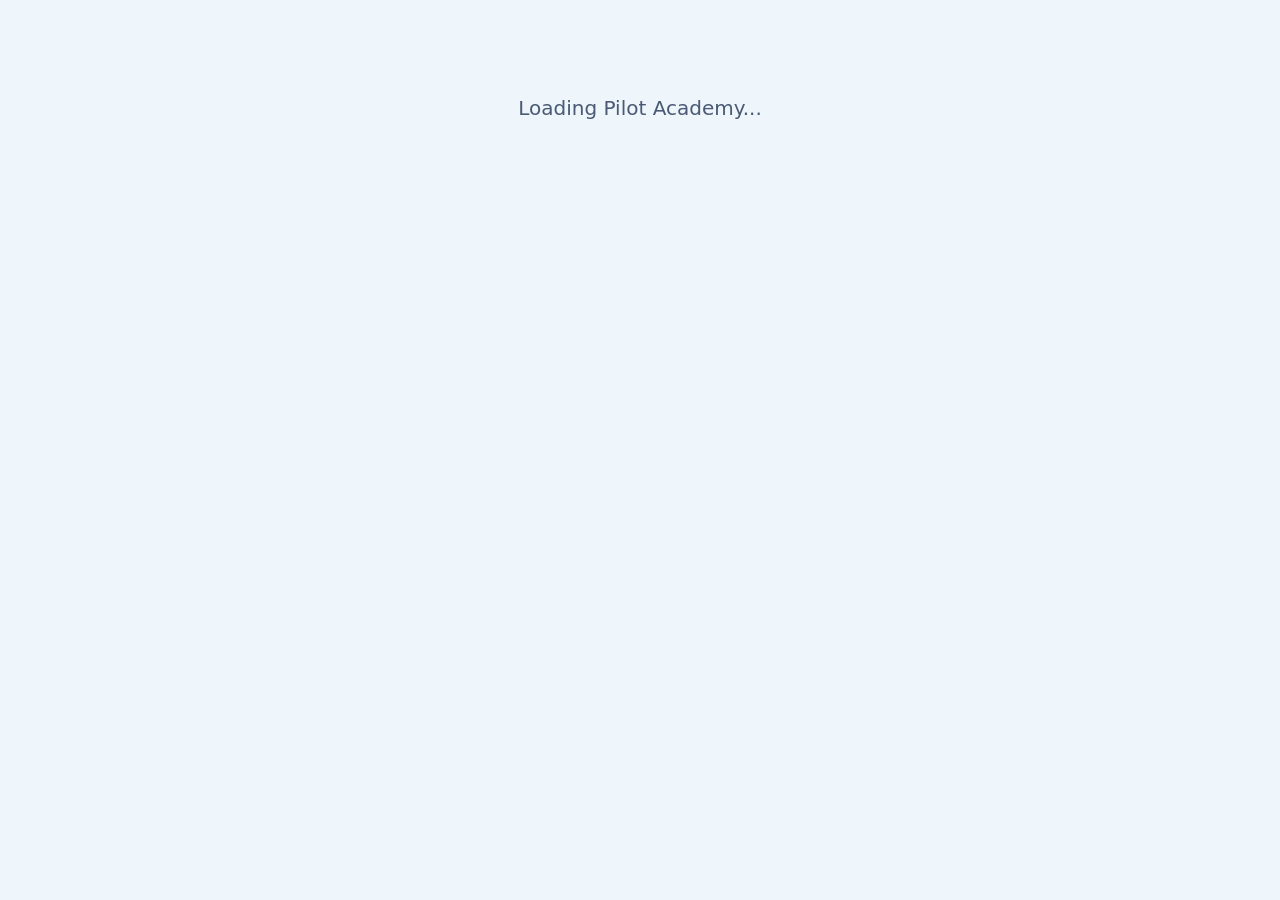
<file: pilot-academy-app/index.html>
<!DOCTYPE html>
<html lang="en">
<head>
<meta charset="utf-8">
<base target="_top">
<link href="https://fonts.googleapis.com/css2?family=Fredoka:wght@500;600&family=Nunito:wght@600;700;800&display=swap" rel="stylesheet">
<link rel="stylesheet" href="https://dhammer86-hue.github.io/WebPages/pilot-academy-app/app.css">
</head>
<body style="font-family:system-ui,sans-serif">
<div id="app"><p id="pilotmsg" style="text-align:center;margin-top:60px;font-size:20px;color:#4a5a75;background:#eef5fb;padding:20px;border-radius:12px">Loading Pilot Academy...</p></div>
<div id="modal" hidden></div>
<script>
window.PILOT_SHELL = true;
function pilotProblem(text) {
  var m = document.getElementById("pilotmsg");
  if (m) m.textContent = "Pilot Academy could not start. Please send this to your teacher: " + text;
}
window.addEventListener("error", function (e) { pilotProblem(e.message || "a file did not load"); });
</script>
<script src="https://dhammer86-hue.github.io/WebPages/pilot-academy-app/app.js" onerror="pilotProblem('app.js did not load')"></script>
</body>
</html>
</file>
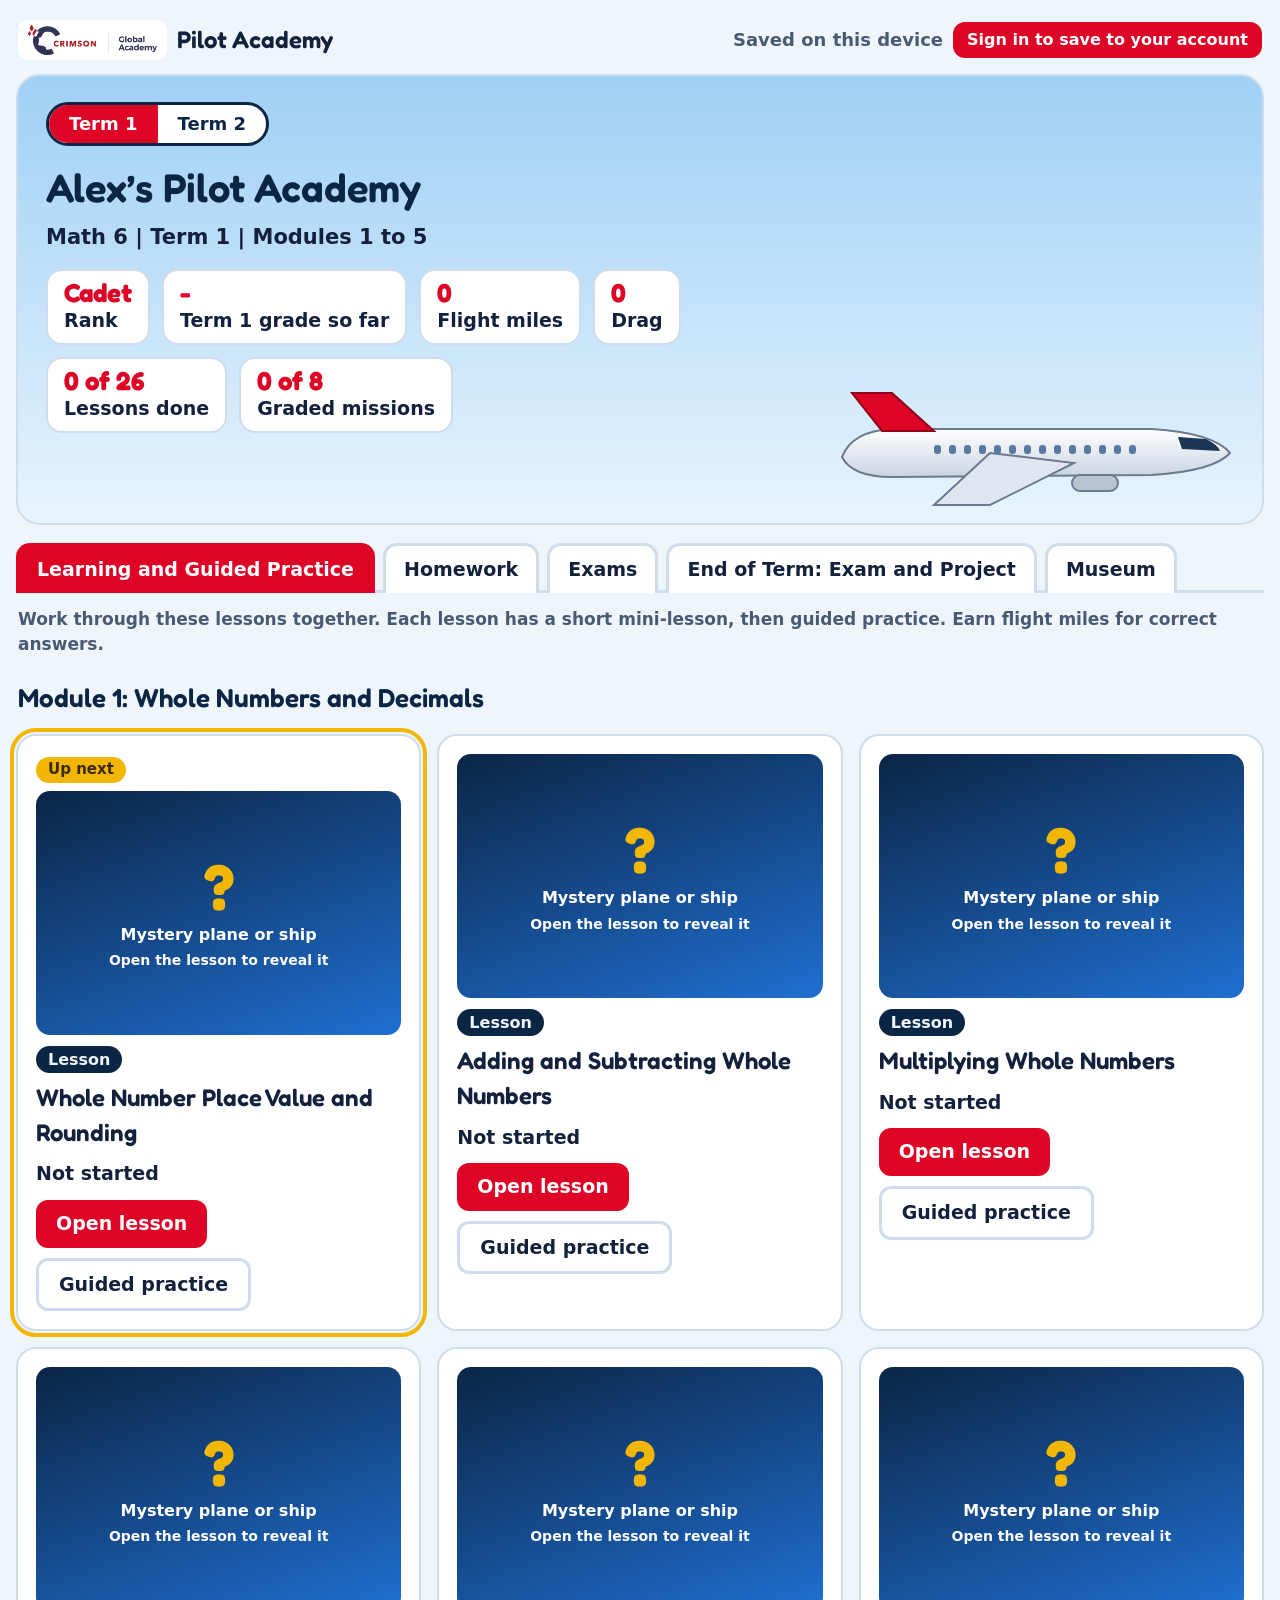
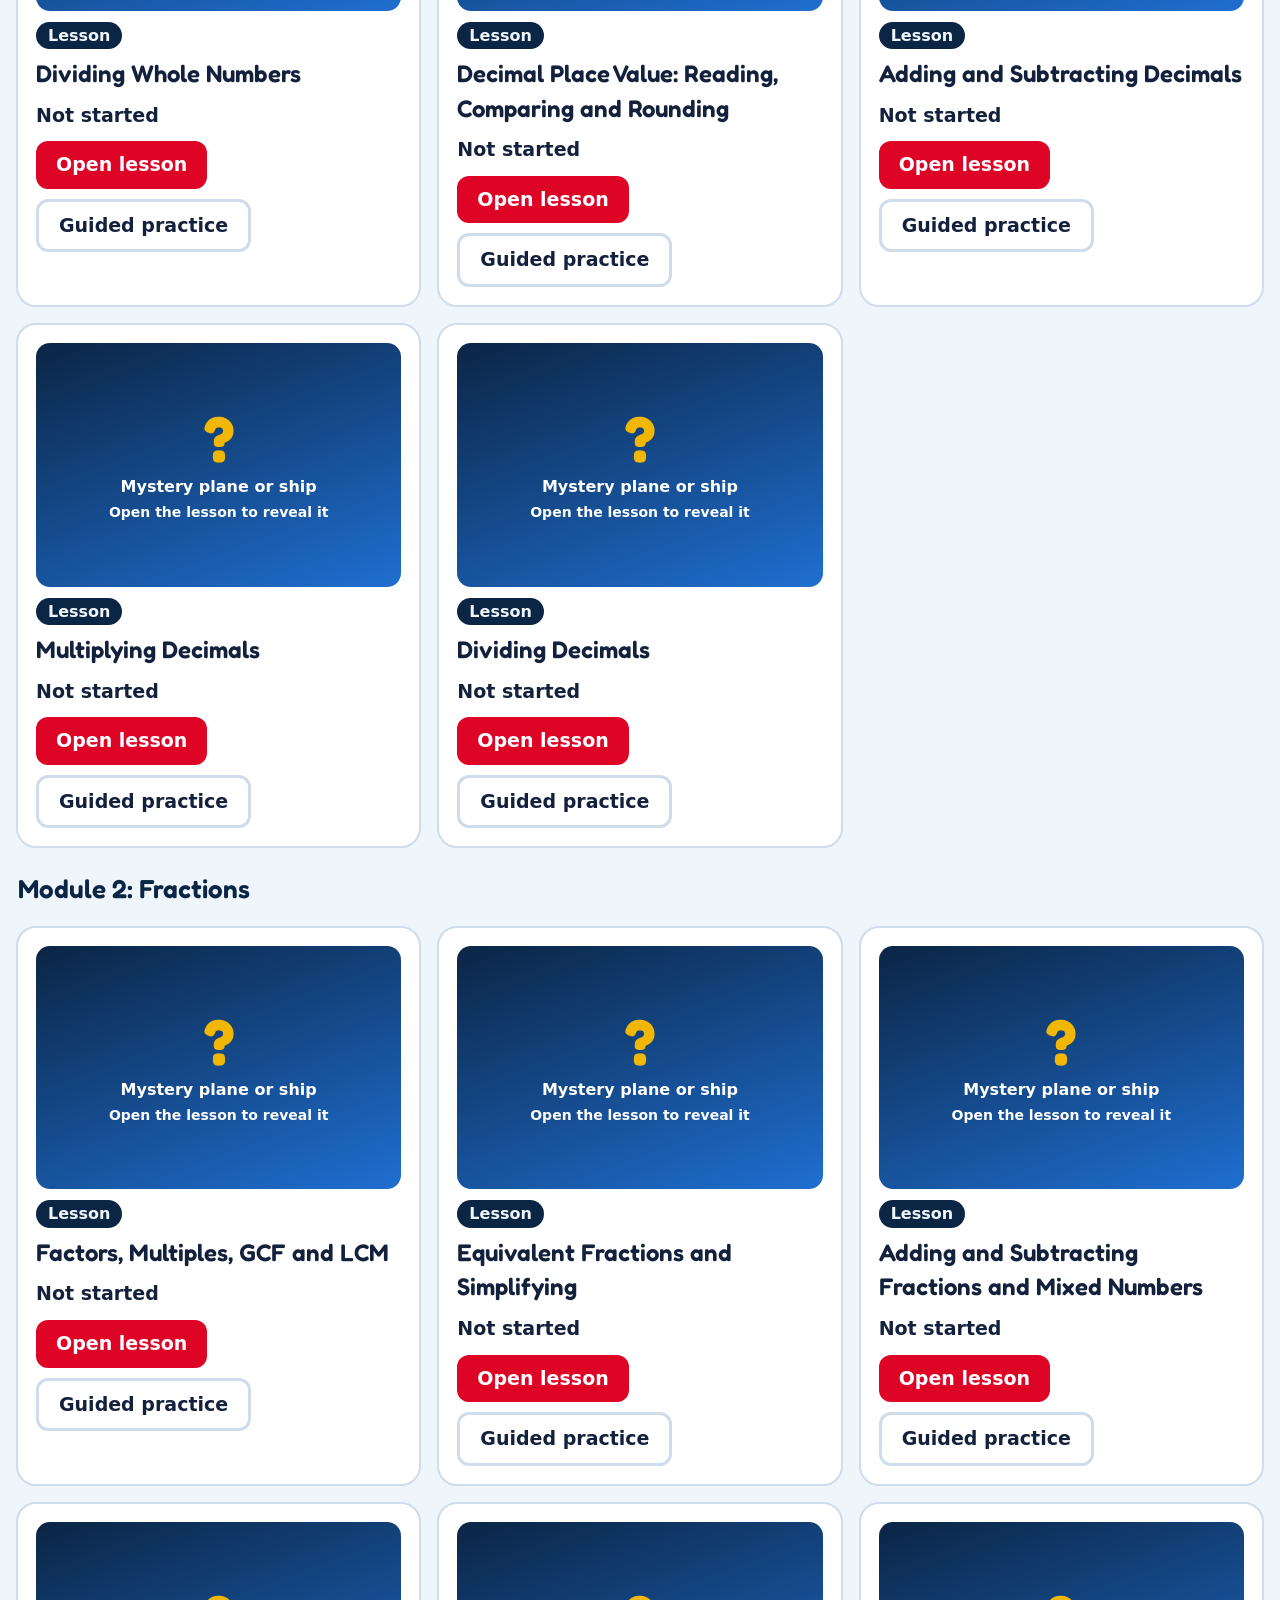
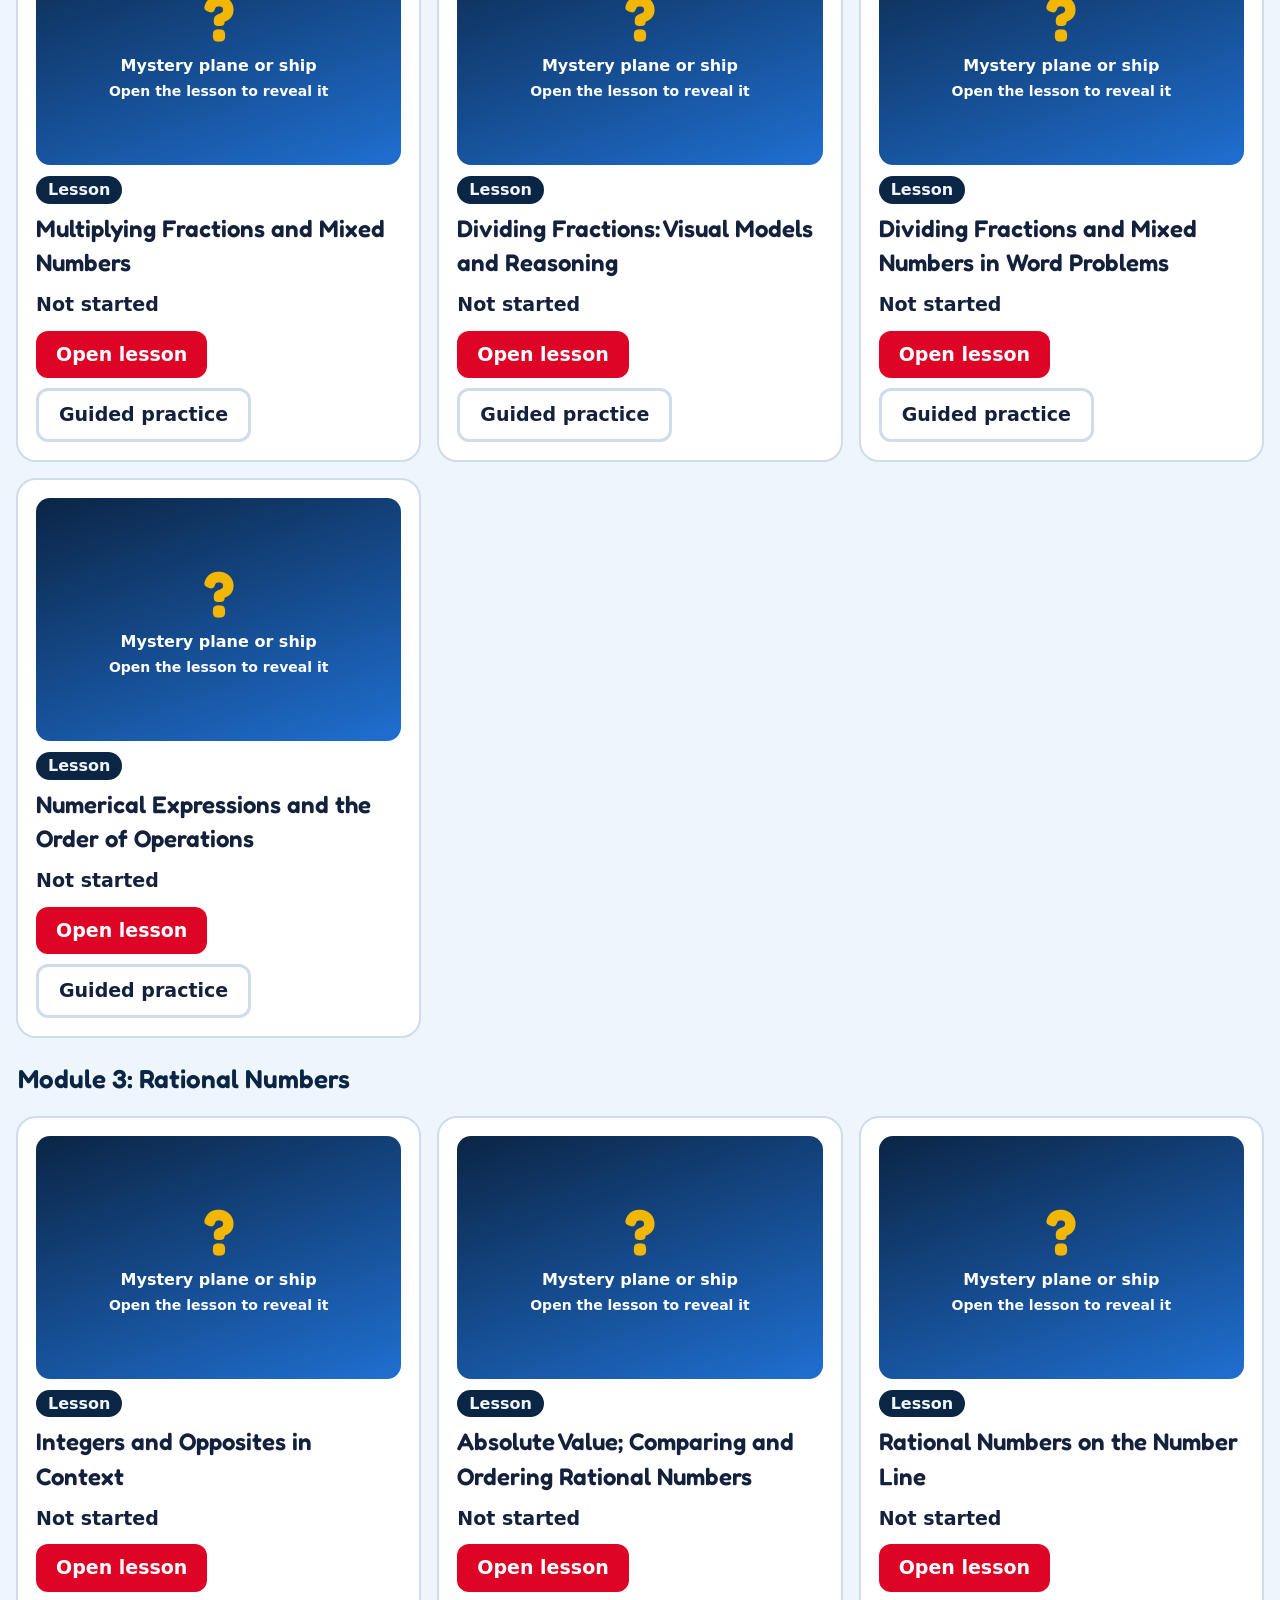
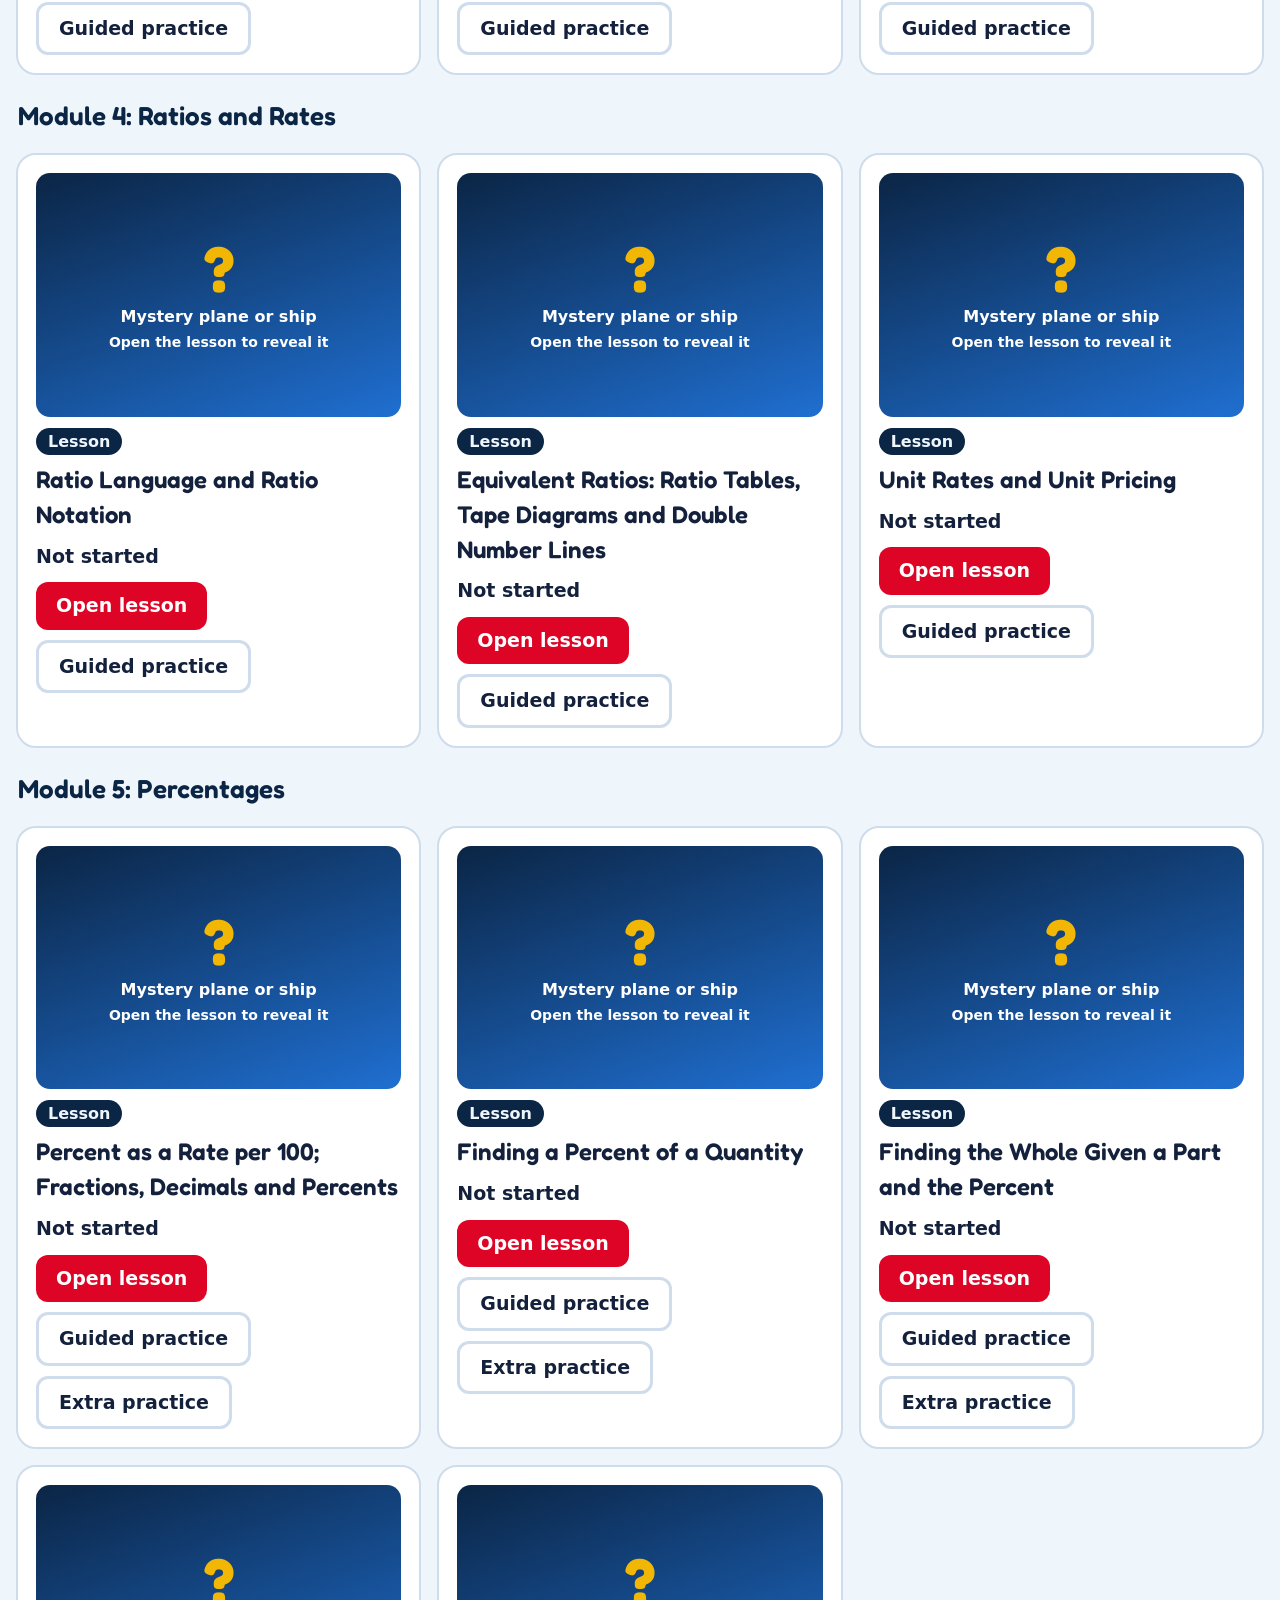
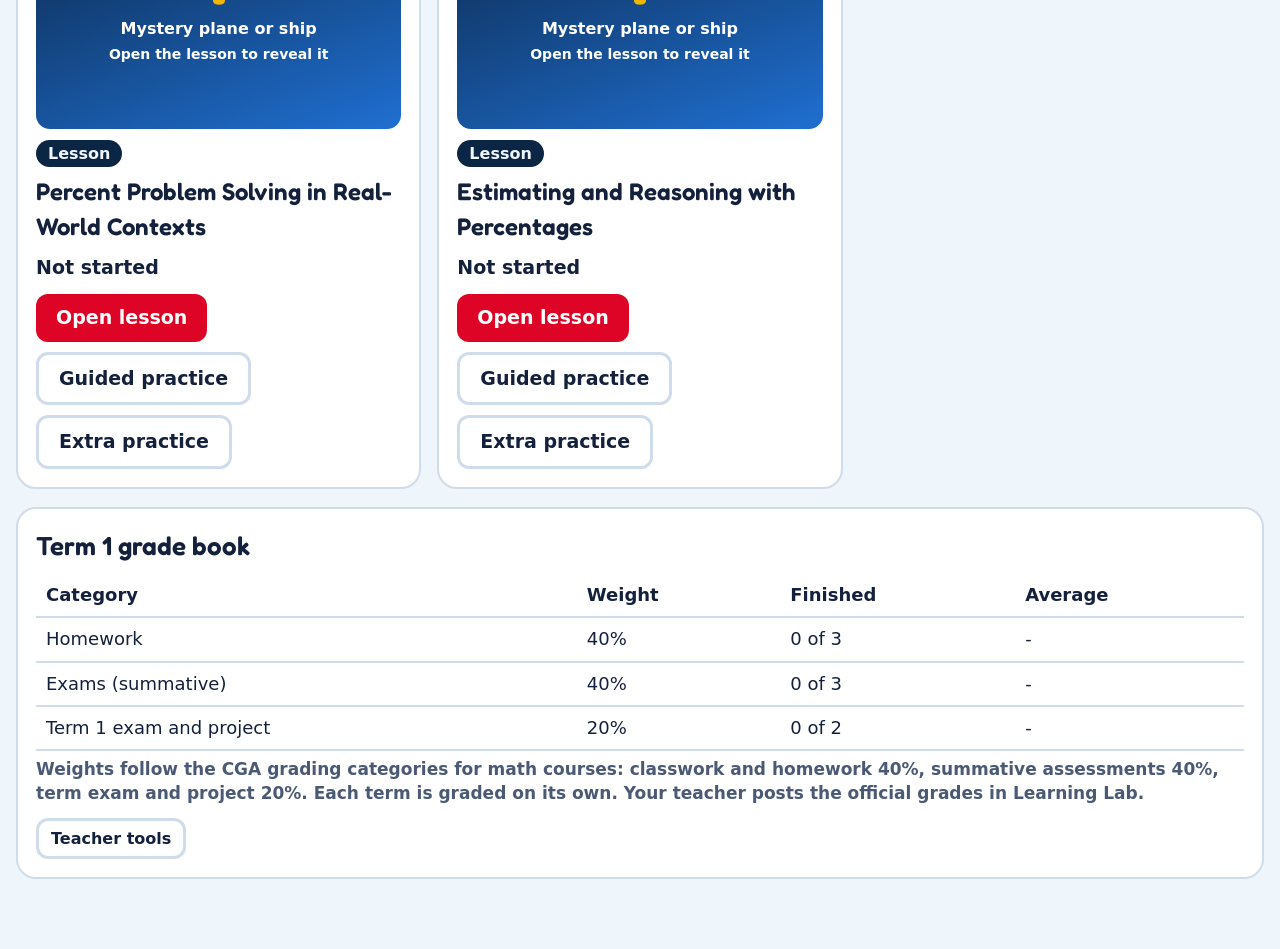
<file: alex-math6-pilot-academy.html>
<!DOCTYPE html>
<html lang="en">
<head>
<meta charset="utf-8">
<meta name="robots" content="noindex, nofollow">
<meta name="viewport" content="width=device-width, initial-scale=1">
<title>Alex’s Pilot Academy: Math 6</title>
<link href="https://fonts.googleapis.com/css2?family=Fredoka:wght@500;600&family=Nunito:wght@600;700;800&display=swap" rel="stylesheet">
<link rel="stylesheet" href="https://dhammer86-hue.github.io/WebPages/pilot-academy-app/app.css">
</head>
<body style="font-family:system-ui,sans-serif">
<div id="app"><p id="pilotmsg" style="text-align:center;margin-top:60px;font-size:20px;color:#4a5a75;background:#eef5fb;padding:20px;border-radius:12px">Loading Pilot Academy...</p></div>
<div id="modal" hidden></div>
<script>
function pilotProblem(text) {
  var m = document.getElementById("pilotmsg");
  if (m) m.textContent = "Pilot Academy could not start. Please send this to your teacher: " + text;
}
window.addEventListener("error", function (e) { pilotProblem(e.message || "a file did not load"); });
(function () {
  try {
    // Before sign-in was optional this link always went to the account, so anyone with
    // progress saved here from back then keeps going to their account.
    var old = localStorage.getItem("m6t1:alex");
    if (location.hash === "#signout") {
      localStorage.removeItem("pilot:account");
      localStorage.removeItem("m6t1:alex");
      history.replaceState(null, "", location.pathname);
    } else if (!localStorage.getItem("pilot:v2") && old) {
      localStorage.setItem("pilot:account", "1");
    }
    localStorage.setItem("pilot:v2", "1");
    if (localStorage.getItem("pilot:account") === "1") {
      var u = "https://script.google.com/a/macros/cga.school/s/AKfycbzROeWNEUF1itw7WKoDnJCxLHgxmWeXtpHHNekOFsmCJodi0R2g9zjNbFZ6HDextM-Bkw/exec", s = localStorage.getItem("m6t1:alex");
      if (s && s.length < 500000) u += "#import=" + encodeURIComponent(btoa(unescape(encodeURIComponent(s))));
      window.PILOT_LEAVING = true;
      location.replace(u);
    }
  } catch (e) {}
})();
</script>
<script>if (!window.PILOT_LEAVING) document.write("<script src=\"https://dhammer86-hue.github.io/WebPages/pilot-academy-app/app.js\" onerror=\"pilotProblem('app.js did not load')\"><\/script>");</script>
</body>
</html>
</file>
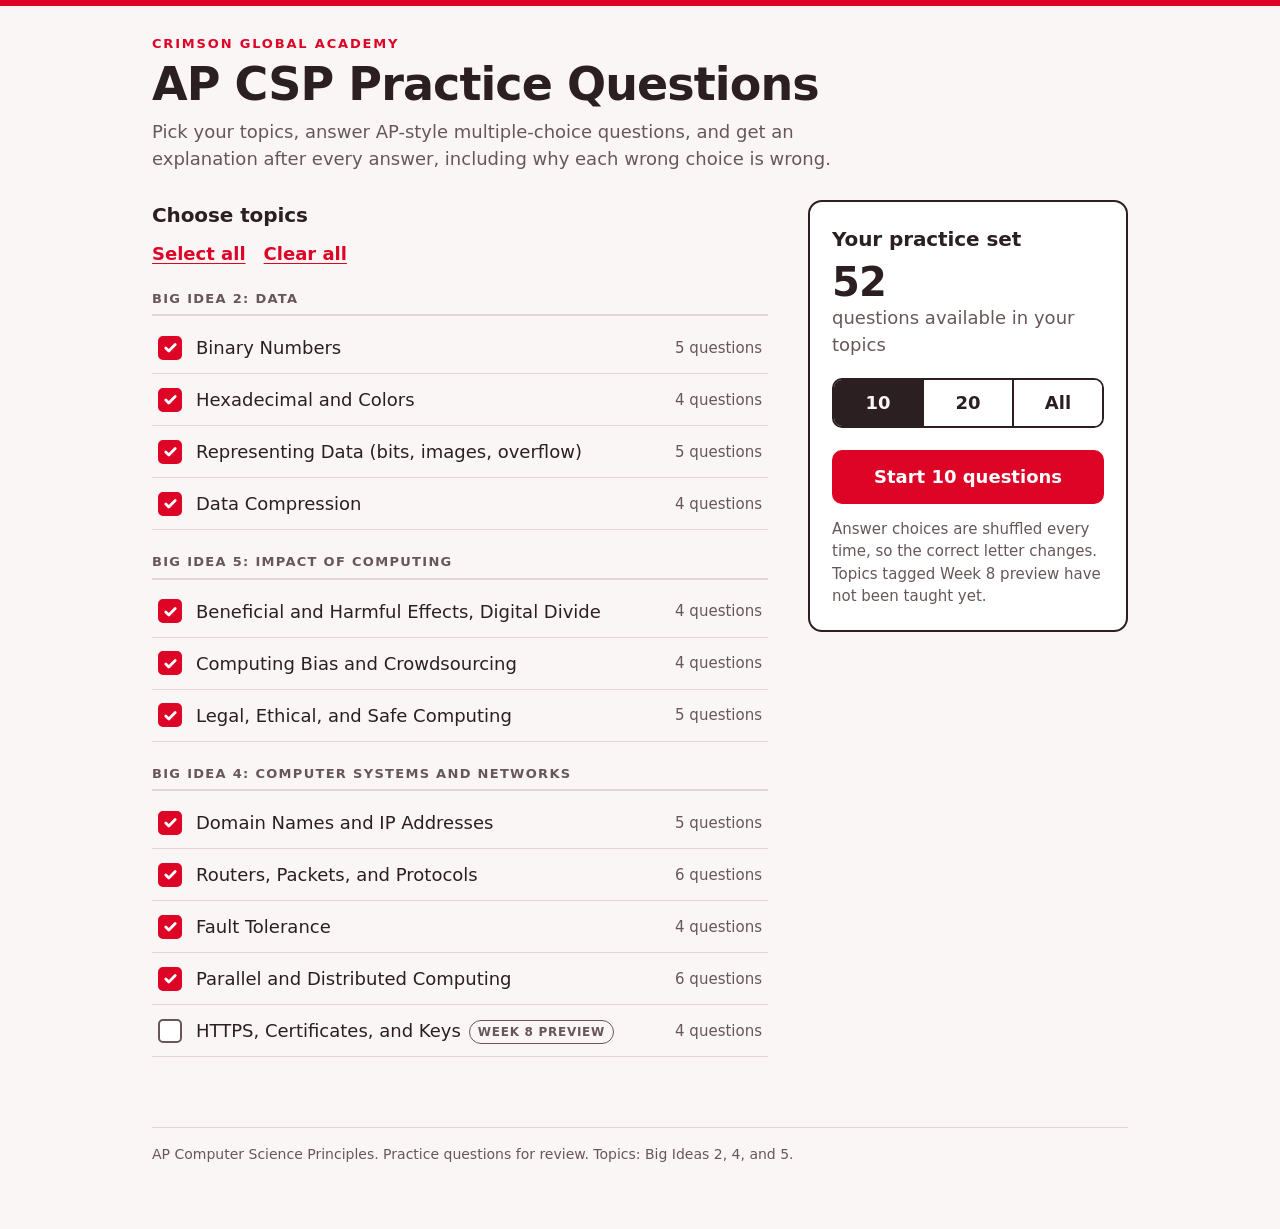
<file: ap-csp-practice.html>
<!DOCTYPE html>
<html lang="en">
<head>
<meta charset="utf-8">
<meta name="robots" content="noindex, nofollow">
<meta name="viewport" content="width=device-width, initial-scale=1, viewport-fit=cover">
<title>AP CSP Practice Questions</title>
<style>
  :root {
    --bg: #FBF6F6; --surface: #FFFFFF; --ink: #2B1F21; --muted: #685759; --line: #E4D4D6;
    --brand: #DD0426; --brand-ink: #FFFFFF; --brand-soft: #FCE8EB;
    --ok: #17663F; --ok-soft: #E2F2E9; --bad: #B0001D; --bad-soft: #FDEBEE;
    --focus: #1B4DB8;
    color-scheme: light;
    box-sizing: border-box;
    padding-top: env(safe-area-inset-top, 0px);
    padding-bottom: env(safe-area-inset-bottom, 0px);
  }
  @media (prefers-color-scheme: dark) {
    :root:not([data-theme="light"]) {
      --bg: #1A1315; --surface: #251B1E; --ink: #F4EAEB; --muted: #C2AEB1; --line: #3D2D31;
      --brand: #FF5068; --brand-ink: #1A1315; --brand-soft: #3A1B22;
      --ok: #7CDBA9; --ok-soft: #173226; --bad: #FF8A9B; --bad-soft: #3A1820;
      --focus: #8FB2FF;
      color-scheme: dark;
    }
  }
  :root[data-theme="dark"] {
    --bg: #1A1315; --surface: #251B1E; --ink: #F4EAEB; --muted: #C2AEB1; --line: #3D2D31;
    --brand: #FF5068; --brand-ink: #1A1315; --brand-soft: #3A1B22;
    --ok: #7CDBA9; --ok-soft: #173226; --bad: #FF8A9B; --bad-soft: #3A1820;
    --focus: #8FB2FF;
    color-scheme: dark;
  }
  html { scroll-padding-top: env(safe-area-inset-top, 0px); background: var(--bg); }
  *, *::before, *::after { box-sizing: border-box; }
  body {
    margin: 0; background: var(--bg); color: var(--ink);
    font-family: "Avenir Next", "Segoe UI", system-ui, -apple-system, Roboto, "Helvetica Neue", Arial, sans-serif;
    font-size: 18px; line-height: 1.5; -webkit-text-size-adjust: 100%;
  }
  .rule { height: 6px; background: var(--brand); }
  .wrap { max-width: 1020px; margin: 0 auto; padding: 28px 22px 64px; }
  header.top { margin-bottom: 28px; }
  .overline { font-size: 13px; letter-spacing: .14em; text-transform: uppercase; font-weight: 700; color: var(--brand); margin: 0 0 6px; }
  h1 { font-size: clamp(30px, 6vw, 46px); line-height: 1.05; letter-spacing: -.02em; margin: 0 0 10px; font-weight: 800; }
  .lede { margin: 0; color: var(--muted); max-width: 60ch; }
  h2 { font-size: 20px; margin: 0 0 6px; letter-spacing: -.005em; }
  button { font: inherit; color: inherit; }
  :focus-visible { outline: 3px solid var(--focus); outline-offset: 2px; border-radius: 6px; }
  .sr { position: absolute; width: 1px; height: 1px; overflow: hidden; clip: rect(0 0 0 0); white-space: nowrap; }
  [hidden] { display: none !important; }

  /* ---------- setup */
  .setup { display: grid; grid-template-columns: minmax(0, 1fr) 320px; gap: 40px; align-items: start; }
  .group { margin-bottom: 22px; }
  .group h3 { font-size: 13px; letter-spacing: .1em; text-transform: uppercase; color: var(--muted); margin: 0 0 6px; padding-bottom: 6px; border-bottom: 2px solid var(--line); }
  .topic { display: flex; align-items: center; gap: 14px; width: 100%; min-height: 52px; padding: 10px 6px; background: none; border: 0; border-bottom: 1px solid var(--line); text-align: left; cursor: pointer; }
  .topic:hover { background: var(--brand-soft); }
  .box { flex: none; width: 24px; height: 24px; border: 2px solid var(--muted); border-radius: 5px; display: grid; place-items: center; background: var(--surface); }
  .topic[aria-checked="true"] .box { background: var(--brand); border-color: var(--brand); }
  .box svg { width: 15px; height: 15px; stroke: var(--brand-ink); stroke-width: 3; fill: none; opacity: 0; }
  .topic[aria-checked="true"] .box svg { opacity: 1; }
  .tname { flex: 1; min-width: 0; }
  .tcount { flex: none; color: var(--muted); font-size: 15px; font-variant-numeric: tabular-nums; }
  .tag { display: inline-block; font-size: 12px; font-weight: 700; letter-spacing: .06em; text-transform: uppercase; padding: 2px 8px; margin-left: 8px; border: 1.5px solid var(--muted); border-radius: 999px; color: var(--muted); vertical-align: middle; }
  .links { display: flex; gap: 18px; margin: 0 0 18px; }
  .linkbtn { background: none; border: 0; padding: 4px 0; color: var(--brand); font-weight: 700; text-decoration: underline; text-underline-offset: 3px; cursor: pointer; }
  aside.panel { position: sticky; top: 16px; border: 2px solid var(--ink); border-radius: 14px; padding: 22px; background: var(--surface); }
  .avail { font-size: 40px; font-weight: 800; line-height: 1; letter-spacing: -.02em; margin: 8px 0 2px; font-variant-numeric: tabular-nums; }
  .availlbl { color: var(--muted); margin: 0 0 20px; }
  .seg { display: flex; border: 2px solid var(--ink); border-radius: 10px; overflow: hidden; margin: 8px 0 22px; }
  .seg button { flex: 1; min-height: 46px; background: var(--surface); border: 0; border-right: 2px solid var(--ink); cursor: pointer; font-weight: 700; }
  .seg button:last-child { border-right: 0; }
  .seg button[aria-pressed="true"] { background: var(--ink); color: var(--bg); }
  .primary { width: 100%; min-height: 54px; border: 0; border-radius: 10px; background: var(--brand); color: var(--brand-ink); font-weight: 800; font-size: 18px; cursor: pointer; }
  .primary:hover { filter: brightness(.93); }
  .primary:disabled { opacity: .45; cursor: not-allowed; filter: none; }
  .secondary { min-height: 50px; padding: 0 22px; border: 2px solid var(--ink); border-radius: 10px; background: transparent; font-weight: 700; cursor: pointer; }
  .secondary:hover { background: var(--brand-soft); }
  .note { font-size: 15px; color: var(--muted); margin: 14px 0 0; }

  /* ---------- quiz */
  .bar { display: flex; justify-content: space-between; align-items: baseline; gap: 12px; font-weight: 700; font-variant-numeric: tabular-nums; }
  .bar .right { color: var(--muted); font-weight: 600; }
  .track { height: 8px; background: var(--line); border-radius: 99px; margin: 10px 0 26px; overflow: hidden; }
  .fill { height: 100%; background: var(--brand); width: 0; transition: width .25s ease-out; }
  .qtopic { font-size: 13px; letter-spacing: .1em; text-transform: uppercase; font-weight: 700; color: var(--muted); margin: 0 0 8px; }
  .question { font-size: clamp(21px, 3.6vw, 27px); line-height: 1.3; font-weight: 700; letter-spacing: -.01em; margin: 0 0 24px; max-width: 34em; }
  .opts { display: grid; gap: 12px; max-width: 760px; }
  .opt { display: flex; gap: 16px; align-items: flex-start; width: 100%; text-align: left; padding: 14px 18px; min-height: 60px; background: var(--surface); border: 2px solid var(--line); border-radius: 12px; cursor: pointer; transition: border-color .12s, background .12s; }
  .opt:hover { border-color: var(--ink); }
  .bubble { flex: none; width: 34px; height: 34px; border: 2px solid var(--ink); border-radius: 50%; display: grid; place-items: center; font-weight: 800; font-size: 15px; margin-top: 1px; background: var(--surface); }
  .otext { padding-top: 4px; min-width: 0; overflow-wrap: anywhere; }
  .opt.locked { cursor: default; }
  .opt.locked:hover { border-color: var(--line); }
  .opt.correct { border-color: var(--ok); background: var(--ok-soft); }
  .opt.correct .bubble { background: var(--ok); border-color: var(--ok); color: var(--bg); }
  .opt.wrong { border-color: var(--bad); background: var(--bad-soft); }
  .opt.wrong .bubble { background: var(--bad); border-color: var(--bad); color: var(--bg); }
  .opt.dim { opacity: .62; }
  .mark { margin-left: auto; flex: none; font-size: 13px; font-weight: 800; letter-spacing: .06em; text-transform: uppercase; padding-top: 7px; }
  .opt.correct .mark { color: var(--ok); }
  .opt.wrong .mark { color: var(--bad); }
  .fb { max-width: 760px; margin-top: 22px; padding: 18px 20px; border-left: 6px solid var(--line); background: var(--surface); border-radius: 0 12px 12px 0; }
  .fb.good { border-left-color: var(--ok); }
  .fb.miss { border-left-color: var(--bad); }
  .fb h2 { margin-bottom: 8px; }
  .fb.good h2 { color: var(--ok); }
  .fb.miss h2 { color: var(--bad); }
  .fb p { margin: 0 0 10px; }
  .fb p:last-child { margin-bottom: 0; }
  .fb strong { font-weight: 800; }
  .actions { display: flex; flex-wrap: wrap; gap: 12px; margin-top: 22px; align-items: center; }
  .actions .primary { width: auto; padding: 0 34px; }
  .hint { color: var(--muted); font-size: 15px; }

  /* ---------- results */
  .score { display: flex; align-items: baseline; gap: 14px; flex-wrap: wrap; margin: 6px 0 4px; }
  .big { font-size: clamp(56px, 12vw, 96px); font-weight: 800; letter-spacing: -.04em; line-height: 1; font-variant-numeric: tabular-nums; }
  .of { font-size: 24px; color: var(--muted); font-weight: 700; }
  .msg { font-size: 22px; font-weight: 700; margin: 0 0 28px; max-width: 30em; }
  .tb { width: 100%; max-width: 760px; border-collapse: collapse; margin: 8px 0 30px; }
  .tb th { text-align: left; font-size: 13px; letter-spacing: .08em; text-transform: uppercase; color: var(--muted); padding: 8px 8px 8px 0; border-bottom: 2px solid var(--line); }
  .tb td { padding: 12px 8px 12px 0; border-bottom: 1px solid var(--line); vertical-align: middle; }
  .tb td.num { white-space: nowrap; font-variant-numeric: tabular-nums; font-weight: 700; }
  .mini { height: 8px; background: var(--line); border-radius: 99px; min-width: 70px; overflow: hidden; }
  .mini span { display: block; height: 100%; background: var(--brand); }
  details.miss { max-width: 760px; border-bottom: 1px solid var(--line); padding: 4px 0; }
  details.miss summary { cursor: pointer; padding: 12px 4px; font-weight: 700; list-style-position: outside; }
  details.miss .body { padding: 0 4px 16px 4px; }
  details.miss .body p { margin: 0 0 8px; }
  .perfect { max-width: 760px; padding: 16px 20px; border-left: 6px solid var(--ok); background: var(--surface); border-radius: 0 12px 12px 0; margin-bottom: 24px; font-weight: 700; }

  footer { margin-top: 48px; padding-top: 16px; border-top: 1px solid var(--line); color: var(--muted); font-size: 14px; }

  @media (max-width: 800px) {
    .setup { grid-template-columns: 1fr; gap: 8px; }
    aside.panel { position: static; margin-top: 8px; }
    body { font-size: 17px; }
    .wrap { padding: 22px 16px 56px; }
  }
  @media (prefers-reduced-motion: reduce) { .fill, .opt { transition: none; } }
</style>
</head>
<body>
<div class="rule"></div>
<div class="wrap">
  <header class="top">
    <p class="overline">Crimson Global Academy</p>
    <h1>AP CSP Practice Questions</h1>
    <p class="lede" id="lede">Pick your topics, answer AP-style multiple-choice questions, and get an explanation after every answer, including why each wrong choice is wrong.</p>
  </header>

  <main id="app"></main>

  <footer>AP Computer Science Principles. Practice questions for review. Topics: Big Ideas 2, 4, and 5.</footer>
</div>

<script>
const TOPICS = [
  { id: "bin",   name: "Binary Numbers",                              group: "Big Idea 2: Data" },
  { id: "hex",   name: "Hexadecimal and Colors",                      group: "Big Idea 2: Data" },
  { id: "rep",   name: "Representing Data (bits, images, overflow)",  group: "Big Idea 2: Data" },
  { id: "comp",  name: "Data Compression",                            group: "Big Idea 2: Data" },
  { id: "imp",   name: "Beneficial and Harmful Effects, Digital Divide", group: "Big Idea 5: Impact of Computing" },
  { id: "bias",  name: "Computing Bias and Crowdsourcing",            group: "Big Idea 5: Impact of Computing" },
  { id: "legal", name: "Legal, Ethical, and Safe Computing",          group: "Big Idea 5: Impact of Computing" },
  { id: "dns",   name: "Domain Names and IP Addresses",               group: "Big Idea 4: Computer Systems and Networks" },
  { id: "pkt",   name: "Routers, Packets, and Protocols",             group: "Big Idea 4: Computer Systems and Networks" },
  { id: "fault", name: "Fault Tolerance",                             group: "Big Idea 4: Computer Systems and Networks" },
  { id: "par",   name: "Parallel and Distributed Computing",          group: "Big Idea 4: Computer Systems and Networks" },
  { id: "https", name: "HTTPS, Certificates, and Keys",               group: "Big Idea 4: Computer Systems and Networks", preview: true }
];

// Each option is [text, whyWrong]. The correct option has an empty whyWrong string.
const QUESTIONS = [
  // ---------- Binary Numbers
  { t: "bin", q: "What is the decimal value of the binary number 1011?",
    o: [["9", "Binary 1001 is 9. Check each place value for 1011: 8 + 0 + 2 + 1."], ["11", ""], ["13", "Binary 1101 is 13. The bits of 1011 stand for 8, 0, 2, and 1."], ["15", "Binary 1111 is 15, which has every bit set to 1."]],
    e: "The place values are 8, 4, 2, and 1. The bits 1011 mean 8 + 0 + 2 + 1 = 11." },
  { t: "bin", q: "Which binary number is equal to the decimal number 13?",
    o: [["1011", "1011 equals 8 + 2 + 1 = 11."], ["1101", ""], ["1110", "1110 equals 8 + 4 + 2 = 14."], ["1001", "1001 equals 8 + 1 = 9."]],
    e: "13 = 8 + 4 + 1. The 8s, 4s, and 1s bits are on and the 2s bit is off, so the number is 1101." },
  { t: "bin", q: "How many different values can be represented using exactly 5 bits?",
    o: [["10", "That adds 5 + 5. Each bit doubles the number of values, so you multiply by 2 for every bit."], ["25", "That is 5 × 5. Each added bit doubles the count, so use 2 raised to the number of bits."], ["32", ""], ["64", "That is 2⁶, the number of values for 6 bits."]],
    e: "With n bits you can represent 2ⁿ different values. For 5 bits, 2⁵ = 32 values (0 through 31)." },
  { t: "bin", q: "A program needs to give a unique binary code to each of 40 different items. What is the minimum number of bits needed?",
    o: [["5", "5 bits give only 2⁵ = 32 codes, which is not enough for 40 items."], ["6", ""], ["20", "You do not need that many. Each added bit doubles the number of codes."], ["40", "One bit per item is not needed. With 6 bits you already have 64 different codes."]],
    e: "5 bits give 32 codes, which is too few. 6 bits give 2⁶ = 64 codes, which is enough for 40 items." },
  { t: "bin", q: "What is the largest decimal number that can be stored using 8 bits (unsigned)?",
    o: [["127", "127 is the largest value for 7 bits (2⁷ − 1)."], ["128", "128 is just the value of the leftmost bit. The other seven bits can add more."], ["255", ""], ["256", "256 would need a 9th bit. Eight bits cover 256 values in total, but they start at 0."]],
    e: "8 bits give 2⁸ = 256 values, starting at 0, so the largest is 255 (11111111)." },

  // ---------- Hexadecimal and Colors
  { t: "hex", q: "What is the decimal value of the hexadecimal digit F?",
    o: [["10", "10 is the hex digit A."], ["14", "14 is the hex digit E."], ["15", ""], ["16", "16 needs two hex digits (10). A single hex digit only goes up to 15."]],
    e: "Hex digits count 0 through 9, then A (10), B (11), C (12), D (13), E (14), and F (15)." },
  { t: "hex", q: "A web page uses the color code #FF0000, written as red, green, and blue pairs. Which color is shown?",
    o: [["Red", ""], ["Green", "Green would be #00FF00. The first pair controls red."], ["Blue", "Blue would be #0000FF. The last pair controls blue."], ["White", "White would be #FFFFFF, with all three pairs at their maximum."]],
    e: "The pairs are red, green, and blue. FF is the maximum for red (255), and 00 means no green or blue, so the color is pure red." },
  { t: "hex", q: "How many bits does one hexadecimal digit represent?",
    o: [["2", "Two bits only make 4 different values, but a hex digit has 16."], ["4", ""], ["8", "Eight bits make two hex digits, which is one byte."], ["16", "16 is the number of values a hex digit can have, not the number of bits."]],
    e: "A hex digit has 16 possible values, and 4 bits can represent 2⁴ = 16 values. Two hex digits make one byte." },
  { t: "hex", q: "What is the decimal value of the hexadecimal number 2A?",
    o: [["26", "A is 10, not 6. The 2 is also in the 16s place, so it is worth 32."], ["32", "That is only the 2 in the 16s place (2 × 16). You still need to add A, which is 10."], ["42", ""], ["52", "A is 10, not 20. Compute 2 × 16 + 10."]],
    e: "The 2 is in the 16s place: 2 × 16 = 32. The A is 10. So 32 + 10 = 42." },

  // ---------- Representing Data
  { t: "rep", q: "A computer stores whole numbers using 4 bits. What happens when a program tries to add 1 to the largest number it can store?",
    o: [["The computer stores the number 16 correctly.", "16 needs 5 bits (10000), but only 4 bits are available."], ["An overflow error occurs.", ""], ["The answer is rounded to the nearest value.", "Rounding happens with real numbers that cannot be stored exactly. Here a whole number is simply too big for the bits allowed."], ["The number of bits grows to 5 on its own.", "The number of bits used for a value is fixed. That fixed size is why overflow can happen."]],
    e: "The largest 4-bit value is 15 (1111). The number 16 needs 5 bits, so the result is too large for the space available. This is an overflow error." },
  { t: "rep", q: "Why might 0.1 + 0.2 in a program give a result that is slightly different from exactly 0.3?",
    o: [["Computers cannot add decimals.", "Computers can add decimals. The issue is how the decimals are stored."], ["Real numbers are stored with a limited number of bits, so some values are approximations.", ""], ["The numbers are too large to store.", "0.1 and 0.2 are small. The issue is precision, not size."], ["Decimals are stored in hexadecimal, which changes their values.", "Hexadecimal is only another way to write numbers. The limit on bits is what causes the error."]],
    e: "Many decimal values cannot be stored exactly in binary with a limited number of bits. The stored value is a close approximation, which causes a round-off error." },
  { t: "rep", q: "A black-and-white image is 8 pixels wide and 8 pixels tall, and each pixel is stored with 1 bit. How many bits are needed for the whole image?",
    o: [["8", "8 is only one row of pixels."], ["16", "That adds the width and height. Multiply them to count all of the pixels."], ["64", ""], ["128", "That would be 16 × 8, which is not the size of this image."]],
    e: "There are 8 × 8 = 64 pixels, and each one needs 1 bit, so the image needs 64 bits." },
  { t: "rep", q: "A color image uses 24 bits for each pixel. How many bytes does each pixel use?",
    o: [["3", ""], ["8", "8 is the number of bits in one byte, not the number of bytes per pixel."], ["24", "24 is the number of bits. A byte holds 8 bits, so you divide."], ["192", "That is 24 × 8. To change bits into bytes you divide by 8."]],
    e: "A byte is 8 bits, so 24 bits ÷ 8 = 3 bytes per pixel. That is one byte each for red, green, and blue." },
  { t: "rep", q: "A sound is recorded digitally by measuring the sound wave many times each second. What happens if the number of samples per second is increased?",
    o: [["The recording is a closer match to the original sound, but the file is larger.", ""], ["The recording is a less accurate match to the original sound.", "More samples capture more detail about the wave, so accuracy improves."], ["The recording becomes lossy.", "Sampling rate is not the same as lossy compression. Higher rates keep more data, not less."], ["The file gets smaller.", "More samples means more data to store, so files are usually larger."]],
    e: "More samples per second capture the shape of the wave more closely, so the digital version is a better approximation. It also needs more storage space." },

  // ---------- Data Compression
  { t: "comp", q: "Which of the following uses lossless compression?",
    o: [["JPEG photos", "JPEG is lossy. It permanently removes some image detail."], ["MP3 music files", "MP3 is lossy. It discards sounds that are hard to hear."], ["PNG images", ""], ["Low-quality streaming video", "Streaming video usually uses lossy compression to reduce the amount of data sent."]],
    e: "Lossless compression, like PNG or ZIP, lets the original data be rebuilt exactly. JPEG and MP3 are lossy." },
  { t: "comp", q: "Which statement is true about lossy compression?",
    o: [["The original data can always be restored perfectly.", "That describes lossless compression. Lossy compression discards some data for good."], ["It can make files much smaller, but some data is lost permanently.", ""], ["It can only be used on text files.", "Lossy compression is mostly used for images, audio, and video, where small losses are hard to notice."], ["It makes files larger so they are easier to send.", "Compression exists to make files smaller."]],
    e: "Lossy compression permanently removes some information, which often allows much smaller files. It is common for images, audio, and video." },
  { t: "comp", q: "The text AAAAABBBC is stored as 5A3B1C. Which statement is true?",
    o: [["It is lossless because the original can be rebuilt exactly.", ""], ["It is lossy because the new version is shorter.", "Being shorter does not make compression lossy. What matters is whether the original can be rebuilt exactly."], ["It is not compression because the information was changed.", "Changing how data is stored while keeping the information is still compression."], ["It cannot be reversed because letters were removed.", "The letters are still there. Each letter is stored once, along with how many times it repeats."]],
    e: "5A3B1C can be expanded back into AAAAABBBC, so nothing is lost. That makes this a lossless method (run-length encoding)." },
  { t: "comp", q: "A photographer wants to keep the best possible quality of original photos so they can be edited later. Which choice is best?",
    o: [["Lossy compression, because it makes the smallest files", "Lossy compression permanently removes detail, which is risky for photos you want to edit later."], ["Lossless compression, because the original data is preserved", ""], ["Delete half of the pixels to save space", "Deleting pixels lowers quality and cannot be undone."], ["Convert the photo to hexadecimal", "Hexadecimal is just another way to write the same bits. It does not compress the photo or protect its quality."]],
    e: "Lossless compression can shrink files while keeping every detail, so edits can start from the full-quality original." },

  // ---------- Beneficial and Harmful Effects, Digital Divide
  { t: "imp", q: "Which statement best describes the digital divide?",
    o: [["The difference between binary and decimal numbers", "That is about number systems. The digital divide is about access to technology."], ["Differences in access to computers and the Internet among people and groups", ""], ["The gap between fast and slow computers", "The digital divide is about people’s access, not computer speed."], ["A bug that splits a program into two parts", "This is not a programming term. The digital divide is a social issue."]],
    e: "The digital divide is the gap in access to computing and the Internet, shaped by things like income, location, and age." },
  { t: "imp", q: "A school moves all of its homework to an online website. Which students are most likely to be disadvantaged?",
    o: [["Students who have reliable Internet at home", "These students can reach the website easily."], ["Students who do not have reliable Internet or a computer at home", ""], ["Students who type quickly", "Typing speed does not decide whether students can reach the homework website."], ["Students who study with friends", "Studying with friends is not tied to access to technology."]],
    e: "Students without reliable Internet or a device at home have trouble reaching the work. This is an example of how the digital divide can affect opportunities." },
  { t: "imp", q: "A social media feature meant to help friends stay connected also increases cyberbullying. This is an example of...",
    o: [["a beneficial effect only", "The feature also caused harm, so it was not only beneficial."], ["an unintended harmful effect of a computing innovation", ""], ["lossless compression", "Compression is about reducing file size and has nothing to do with this example."], ["fault tolerance", "Fault tolerance is about a system continuing to work after a failure."]],
    e: "Computing innovations can have both beneficial and harmful effects, and the creators may not intend or expect all of them." },
  { t: "imp", q: "Which action would most help reduce the digital divide in a community?",
    o: [["Selling new devices at higher prices", "Higher prices would make access harder."], ["Offering free Internet access and computers at public libraries", ""], ["Requiring all services to be online only", "Online-only services can make the divide worse for people without access."], ["Removing computer classes from schools", "This removes chances to learn and would likely widen the divide."]],
    e: "Public places that provide free computers and Internet access give more people a way to take part online." },

  // ---------- Computing Bias and Crowdsourcing
  { t: "bias", q: "A facial recognition system works much better for some groups of people than for others. What is the most likely cause?",
    o: [["The training data did not include a wide variety of people.", ""], ["Computers are always objective.", "Computers follow instructions and data created by people, so bias can still appear."], ["Faces cannot be stored in binary.", "Images, including faces, are stored in binary. That is not the issue."], ["The system uses too many packets.", "Packets are about sending data across a network, not about how well the system recognizes faces."]],
    e: "Programs learn from the data they are given. If that data does not represent everyone, the results can be biased." },
  { t: "bias", q: "A company uses a program to screen job applicants. It was trained on past hires, who mostly came from one group. Which step would best reduce bias?",
    o: [["Train and test with data that represents a wider variety of people.", ""], ["Keep the same data but run the program faster.", "Speed does not change what the program learned."], ["Stop checking the program’s results.", "Checking the results is how bias is found."], ["Test with fewer applicants.", "Fewer, less varied examples can make bias harder to notice."]],
    e: "More representative data, plus testing the results across different groups, helps find and reduce bias." },
  { t: "bias", q: "Which of the following is the best example of crowdsourcing?",
    o: [["Employees working together in one office", "Crowdsourcing gathers help from a large, outside group, often online."], ["Volunteers online classifying photos of galaxies to help scientists", ""], ["One programmer writing a program alone", "A single person is not a crowd."], ["A teacher grading a quiz", "That involves one person, not a large group contributing."]],
    e: "Crowdsourcing means getting input, ideas, or work from a large group of people, usually over the Internet. Citizen science projects are a common example." },
  { t: "bias", q: "Which statement about bias in computing is true?",
    o: [["Algorithms are never biased because they are math.", "Algorithms can reflect bias in their data or in the choices of their creators."], ["Bias can come from the data used or from decisions the programmers made.", ""], ["Bias only happens when a computer breaks.", "Bias can occur even when a program works exactly as designed."], ["Bias can only be fixed by deleting the program.", "Bias can often be reduced by changing the data, the design, or the testing."]],
    e: "Computing bias can come from the data, the design, or the assumptions of the people who build a system, even when everything runs correctly." },

  // ---------- Legal, Ethical, and Safe Computing
  { t: "legal", q: "What does a Creative Commons license allow?",
    o: [["Creators can share their work while stating how others may use it.", ""], ["Anyone can claim the work as their own.", "Creative Commons still requires credit for the creator."], ["The creator’s copyright is removed entirely.", "The creator keeps the copyright and chooses how others may use the work."], ["It blocks all copying of the work.", "Creative Commons is designed to allow sharing under specific terms."]],
    e: "Creative Commons licenses let creators keep their copyright while giving others clear permission to use the work in certain ways, often with credit." },
  { t: "legal", q: "A student wants to use a photo found online in a school project. Which is the best action?",
    o: [["Use it without checking, since it was online.", "Being online does not mean a photo is free to use."], ["Check the license, use a photo that allows reuse, and give credit as required.", ""], ["Crop out the creator’s name.", "This hides credit and can break the license terms."], ["Change one color and call it new work.", "Small edits do not give you ownership of someone else’s work."]],
    e: "Check the license or ask permission, and follow the terms, such as giving credit. This respects the creator’s rights." },
  { t: "legal", q: "Which situation is an example of phishing?",
    o: [["An email that appears to be from a bank asks you to click a link and enter your password.", ""], ["A computer slows down because it needs more memory.", "That is a hardware issue, not an attack."], ["A website uses HTTPS.", "HTTPS is a security feature, not an attack."], ["A friend shares a Creative Commons photo.", "That is a legal way to share, not an attack."]],
    e: "Phishing tries to trick people into giving up private information, often with messages that look like they come from a trusted source." },
  { t: "legal", q: "Which of the following is an example of multifactor authentication?",
    o: [["Typing a password twice", "Both entries are the same type of factor, something you know."], ["Typing a password and then entering a code sent to your phone", ""], ["Using a very long password", "A long password is stronger, but it is still only one factor."], ["Using the same password on every site", "This is a risky habit, and it is still only one factor."]],
    e: "Multifactor authentication requires two or more different kinds of proof, such as something you know (a password) and something you have (your phone)." },
  { t: "legal", q: "Which of these is personally identifiable information (PII)?",
    o: [["The weather in your city", "Weather is public and does not identify you."], ["Your home address and Social Security number", ""], ["The name of a popular song", "This does not identify a person."], ["The color of the sky", "This does not identify a person."]],
    e: "PII is information that can identify or contact a specific person, such as an address or Social Security number. It should be protected." },

  // ---------- Domain Names and IP Addresses
  { t: "dns", q: "What is the main job of the Domain Name System (DNS)?",
    o: [["Encrypt websites", "Encryption is done by protocols like HTTPS, not DNS."], ["Translate domain names into IP addresses", ""], ["Split messages into packets", "Packets are created by the sending device and its protocols, not by DNS."], ["Store the pages of websites", "Web servers store the pages. DNS only helps find the right server."]],
    e: "People use names like example.com. DNS looks up the matching IP address so the browser knows where to send its request." },
  { t: "dns", q: "In the web address www.school.edu, which part is the top-level domain?",
    o: [["www", "www is the start of the name, a subdomain label."], ["school", "school is the second-level domain, the name chosen by the organization."], [".edu", ""], ["www.school", "That is a larger piece of the name, not the top-level domain."]],
    e: "The domain hierarchy is read from right to left. The last part, .edu, is the top-level domain." },
  { t: "dns", q: "Why was IPv6 created?",
    o: [["IPv4 did not have enough addresses for the number of devices.", ""], ["IPv6 makes packets smaller.", "IPv6 does not shrink packets. Its main benefit is far more addresses."], ["IPv4 could not be used on the Internet.", "IPv4 was used widely and still is."], ["IPv6 replaces domain names.", "Domain names are separate and still map to IP addresses."]],
    e: "IPv4 addresses use 32 bits, which gives about 4.3 billion addresses. IPv6 uses 128 bits for a far larger supply." },
  { t: "dns", q: "Which statement about IP addresses is true?",
    o: [["An IP address is the same thing as a domain name.", "A domain name is a readable name. An IP address is a number."], ["Routers never use IP addresses.", "Routers use IP addresses to decide where to forward packets."], ["Every website uses the same IP address.", "Different servers have different IP addresses."], ["Devices need an address so packets can be delivered to them.", ""]],
    e: "IP addresses identify devices on a network so routers know where to send packets." },
  { t: "dns", q: "A user types a web address into a browser. What usually happens first?",
    o: [["The web server sends the page.", "The server cannot send the page until the browser knows where to ask."], ["The browser asks DNS for the IP address of the site.", ""], ["A router encrypts the page.", "Routers forward packets. They do not encrypt the page."], ["The browser compresses the page.", "That is not the first step."]],
    e: "The browser needs the site’s IP address, so it asks DNS to look up the domain name. Then it sends its request to that address." },

  // ---------- Routers, Packets, and Protocols
  { t: "pkt", q: "What does a packet contain?",
    o: [["A piece of the data plus a header with details such as source, destination, and packet number", ""], ["An entire file", "Large files are split into many packets."], ["Only the destination address", "A packet also carries part of the data."], ["A copy of a router", "Routers are devices, not part of a packet."]],
    e: "Each packet holds part of the message and a header. The header tells routers where to send it and tells the receiver how to put the message back together." },
  { t: "pkt", q: "What is the main job of a router?",
    o: [["Store websites", "Servers store websites."], ["Assign domain names", "Domain names are handled through DNS and registrars."], ["Encrypt all data", "Routers forward packets. Encryption is done by other protocols."], ["Forward packets toward their destination", ""]],
    e: "A router receives packets and passes each one to the next router that is closer to its destination." },
  { t: "pkt", q: "The packets of one message arrive at a computer out of order. What happens next?",
    o: [["The message is deleted.", "Out-of-order arrival is normal, not a failure."], ["The packet numbers are used to put them back in order.", ""], ["The sender must start over.", "Only missing packets might need to be sent again."], ["The packets are read in the order they arrived.", "That could scramble the message. The packet numbers fix the order."]],
    e: "Packets can take different routes, so they may arrive in a different order. The receiver uses the packet numbers to rebuild the message correctly." },
  { t: "pkt", q: "Which protocol checks that every packet arrives and resends any that are lost?",
    o: [["UDP", "UDP does not check delivery."], ["DNS", "DNS looks up IP addresses."], ["IP", "IP addresses and routes packets but does not guarantee delivery."], ["TCP", ""]],
    e: "TCP numbers packets, checks that each one arrives, and asks for lost packets again. That makes it reliable but a bit slower." },
  { t: "pkt", q: "Which application is best suited to UDP?",
    o: [["Downloading a tax form", "A document must be complete, so TCP is a better fit."], ["Sending an email with an attachment", "Email needs every packet, so TCP is a better fit."], ["A live video call where speed matters more than a few lost packets", ""], ["Loading a bank statement", "Accuracy matters here, so TCP is a better fit."]],
    e: "UDP is faster because it skips the checking. A live call can handle a small amount of loss better than it can handle delays." },
  { t: "pkt", q: "What is a protocol?",
    o: [["A type of cable", "Cables are hardware."], ["A kind of router", "A router is a device. A protocol is a set of rules."], ["A set of rules that devices follow to communicate", ""], ["A password", "A password is a secret used to prove identity."]],
    e: "A protocol is an agreed set of rules, so different devices can understand each other." },

  // ---------- Fault Tolerance
  { t: "fault", q: "What does it mean for a network to be fault tolerant?",
    o: [["It never has any problems.", "No system is perfect. Fault tolerance is about handling failures."], ["It can keep working even if some parts fail.", ""], ["It only uses one path.", "A single path means one failure could stop everything."], ["It cannot be hacked.", "Fault tolerance is about failures, not security."]],
    e: "A fault-tolerant system continues to work when some of its parts fail." },
  { t: "fault", q: "Why do networks often have multiple paths between devices?",
    o: [["So data can take another route if one path fails", ""], ["To make each packet larger", "The number of paths does not change packet size."], ["To avoid using IP addresses", "Paths and IP addresses are separate ideas."], ["To slow traffic down on purpose", "The goal is reliability, not slower traffic."]],
    e: "Having extra paths is called redundancy. If one router or link fails, packets can be sent a different way." },
  { t: "fault", q: "Routers are connected like this: A to B, A to C, B to D, and C to D. Router B stops working. Can a packet still get from A to D?",
    o: [["No, because B is on every path.", "There is another route: A to C to D."], ["Yes, but only by going through B.", "B is not working, so it cannot be used."], ["No, because D has failed.", "D is working. Only B failed."], ["Yes, by going from A to C to D.", ""]],
    e: "The network has a second route through C, so it can still deliver packets from A to D without B." },
  { t: "fault", q: "A network has only one path between two offices. Which change would most improve its fault tolerance?",
    o: [["Add a second, separate path between the offices.", ""], ["Use larger packets.", "Packet size does not help if the only path fails."], ["Remove all of the routers.", "Without routers, packets cannot be forwarded."], ["Use one very fast cable.", "A faster single cable still has no backup."]],
    e: "A second independent path gives packets a backup route, which is redundancy." },

  // ---------- Parallel and Distributed Computing
  { t: "par", q: "Which statement describes parallel computing?",
    o: [["A program runs one step at a time on one processor.", "That is sequential computing."], ["A program is broken into parts, and some parts run at the same time.", ""], ["A program runs only after the previous program ends.", "That is sequential, not parallel."], ["A program is deleted after it finishes.", "That has nothing to do with parallel computing."]],
    e: "In parallel computing, a program is split into parts and several parts run at the same time on multiple processors." },
  { t: "par", q: "How is distributed computing different from parallel computing on a single computer?",
    o: [["It uses only one processor.", "Distributed computing uses many devices."], ["It runs steps one at a time.", "That is sequential computing."], ["It uses multiple separate devices connected by a network.", ""], ["It cannot solve large problems.", "Distributed systems are often used to solve very large problems."]],
    e: "Distributed computing spreads the work across multiple computers that communicate over a network." },
  { t: "par", q: "A program has three independent tasks that take 15, 10, and 25 seconds. What is the shortest total time when two processors run tasks in parallel?",
    o: [["10 seconds", "The longest task alone takes 25 seconds, so the total cannot be less than that."], ["25 seconds", ""], ["35 seconds", "That comes from a poor split, 25 + 10 on one processor. Putting 25 alone and 15 + 10 together does better."], ["50 seconds", "That is the sequential time (15 + 10 + 25). Parallel should be shorter."]],
    e: "Run the 25-second task on one processor and the other two tasks (15 + 10 = 25) on the second. Both finish in 25 seconds." },
  { t: "par", q: "A program takes 60 seconds sequentially and 20 seconds in parallel. What is the speedup?",
    o: [["2", "60 ÷ 20 is not 2."], ["40", "40 is the number of seconds saved, not the speedup."], ["80", "80 is 60 + 20. Speedup is sequential time divided by parallel time."], ["3", ""]],
    e: "Speedup = sequential time ÷ parallel time = 60 ÷ 20 = 3." },
  { t: "par", q: "Which task would benefit the least from parallel computing?",
    o: [["Resizing 500 photos that do not depend on each other", "These can run at the same time."], ["Counting words in many separate files", "The files are independent, so the work can be split."], ["A series of calculations where each step needs the result of the step before", ""], ["Searching many separate web pages for a word", "Each page can be searched independently."]],
    e: "If every step depends on the previous one, steps cannot run at the same time, so parallel processing helps very little." },
  { t: "par", q: "Why is distributed computing useful for very large problems?",
    o: [["Many computers can share the work.", ""], ["It uses fewer computers.", "It usually uses more computers, not fewer."], ["It removes the need for a network.", "The devices must be connected by a network."], ["It makes the problem smaller.", "The problem stays the same size. The work is divided up."]],
    e: "Splitting a large problem across many computers lets them work on pieces at the same time, which can finish problems that one computer could not handle." },

  // ---------- HTTPS, Certificates, and Keys (Week 8 preview)
  { t: "https", q: "What does the S in HTTPS add to HTTP?",
    o: [["Faster page loading", "HTTPS focuses on security, not speed."], ["Encryption and website authentication", ""], ["More storage on the server", "HTTPS has nothing to do with storage."], ["A new set of IP addresses", "IP addresses are a separate part of the network."]],
    e: "HTTPS encrypts the connection and lets the browser check that the site is who it claims to be." },
  { t: "https", q: "What is the role of a certificate authority (CA)?",
    o: [["Verify a site’s identity and issue a certificate", ""], ["Assign IP addresses to devices", "IP addresses are assigned by network systems, not CAs."], ["Translate domain names", "DNS does that."], ["Encrypt every packet on the Internet", "CAs do not encrypt traffic. They vouch for who owns a website."]],
    e: "A certificate authority is a trusted organization that checks who owns a website and issues it a certificate that browsers can trust." },
  { t: "https", q: "A message is encrypted with Dana’s public key. Which key decrypts it?",
    o: [["Dana’s public key", "The public key locks the message. It cannot unlock it."], ["The sender’s private key", "Only the owner of the matching private key can decrypt it."], ["Dana’s private key", ""], ["Any public key", "Public keys cannot decrypt messages."]],
    e: "The two keys are a matched pair. Only Dana’s private key, which she keeps secret, can decrypt a message locked with her public key." },
  { t: "https", q: "Why is it safe to share a public key with everyone?",
    o: [["It can encrypt messages but cannot decrypt them.", ""], ["It is identical to the private key.", "The two keys are a matched pair, but they are not the same."], ["It expires after one message.", "Expiration is unrelated to why sharing is safe."], ["It is hidden inside a certificate.", "Certificates carry public keys openly."]],
    e: "A public key can only lock messages. Without the private key, someone who intercepts the message cannot read it." }
];

</script>
<script>
(function () {
  var app = document.getElementById("app");
  var LETTERS = ["A", "B", "C", "D"];
  var state = { selected: {}, count: 10, mode: "setup", queue: [], i: 0, correct: 0, log: [], answered: false };

  TOPICS.forEach(function (t) { state.selected[t.id] = !t.preview; });

  function el(tag, attrs, kids) {
    var n = document.createElement(tag);
    if (attrs) for (var k in attrs) {
      if (k === "class") n.className = attrs[k];
      else if (k === "text") n.textContent = attrs[k];
      else if (k.slice(0, 2) === "on") n.addEventListener(k.slice(2), attrs[k]);
      else n.setAttribute(k, attrs[k]);
    }
    (kids || []).forEach(function (c) { if (c) n.appendChild(typeof c === "string" ? document.createTextNode(c) : c); });
    return n;
  }
  function svgCheck() {
    var s = document.createElementNS("http://www.w3.org/2000/svg", "svg");
    s.setAttribute("viewBox", "0 0 16 16"); s.setAttribute("aria-hidden", "true");
    var p = document.createElementNS("http://www.w3.org/2000/svg", "path");
    p.setAttribute("d", "M3 8.5l3.2 3.2L13 4.8"); p.setAttribute("stroke-linecap", "round"); p.setAttribute("stroke-linejoin", "round");
    s.appendChild(p); return s;
  }
  function shuffle(a) {
    a = a.slice();
    for (var i = a.length - 1; i > 0; i--) { var j = Math.floor(Math.random() * (i + 1)); var t = a[i]; a[i] = a[j]; a[j] = t; }
    return a;
  }
  function topicName(id) { return TOPICS.filter(function (t) { return t.id === id; })[0].name; }
  function availableCount() {
    return QUESTIONS.filter(function (q) { return state.selected[q.t]; }).length;
  }
  function clear() { while (app.firstChild) app.removeChild(app.firstChild); }
  function focusHeading() { var h = app.querySelector("[data-focus]"); if (h) { h.setAttribute("tabindex", "-1"); h.focus({ preventScroll: false }); } }

  /* ---------------- setup */
  function renderSetup() {
    state.mode = "setup";
    document.getElementById("lede").hidden = false;
    clear();
    var left = el("div");
    var linkRow = el("div", { class: "links" }, [
      el("button", { class: "linkbtn", type: "button", text: "Select all", onclick: function () { TOPICS.forEach(function (t) { state.selected[t.id] = true; }); renderSetup(); } }),
      el("button", { class: "linkbtn", type: "button", text: "Clear all", onclick: function () { TOPICS.forEach(function (t) { state.selected[t.id] = false; }); renderSetup(); } })
    ]);
    left.appendChild(el("h2", { text: "Choose topics", "data-focus": "1" }));
    left.appendChild(linkRow);
    var groups = [];
    TOPICS.forEach(function (t) { if (groups.indexOf(t.group) < 0) groups.push(t.group); });
    groups.forEach(function (g) {
      var box = el("section", { class: "group" }, [el("h3", { text: g })]);
      TOPICS.filter(function (t) { return t.group === g; }).forEach(function (t) {
        var n = QUESTIONS.filter(function (q) { return q.t === t.id; }).length;
        var nameKids = [t.name];
        if (t.preview) nameKids.push(el("span", { class: "tag", text: "Week 8 preview" }));
        var b = el("button", { class: "topic", type: "button", role: "checkbox", "aria-checked": String(!!state.selected[t.id]),
          onclick: function () { state.selected[t.id] = !state.selected[t.id]; var y = window.scrollY; renderSetup(); window.scrollTo(0, y); var again = app.querySelector('[data-t="' + t.id + '"]'); if (again) again.focus({ preventScroll: true }); },
          "data-t": t.id }, [
          el("span", { class: "box" }, [svgCheck()]),
          el("span", { class: "tname" }, nameKids),
          el("span", { class: "tcount", text: n + (n === 1 ? " question" : " questions") })
        ]);
        box.appendChild(b);
      });
      left.appendChild(box);
    });

    var avail = availableCount();
    var shown = Math.min(state.count === 0 ? avail : state.count, avail);
    var panel = el("aside", { class: "panel", "aria-label": "Your practice set" }, [
      el("h2", { text: "Your practice set" }),
      el("p", { class: "avail", text: String(avail) }),
      el("p", { class: "availlbl", text: avail === 1 ? "question available in your topics" : "questions available in your topics" }),
      el("p", { class: "sr", id: "countlabel", text: "Number of questions" }),
      el("div", { class: "seg", role: "group", "aria-labelledby": "countlabel" }, [10, 20, 0].map(function (c) {
        return el("button", { type: "button", "aria-pressed": String(state.count === c), text: c === 0 ? "All" : String(c),
          onclick: function () { state.count = c; renderSetup(); var s = app.querySelector('.seg button[aria-pressed="true"]'); if (s) s.focus({ preventScroll: true }); } });
      })),
      el("button", { class: "primary", type: "button", text: avail ? "Start " + shown + (shown === 1 ? " question" : " questions") : "Choose at least one topic", onclick: startFromSelection }),
      el("p", { class: "note", text: "Answer choices are shuffled every time, so the correct letter changes. Topics tagged Week 8 preview have not been taught yet." })
    ]);
    if (!avail) panel.querySelector(".primary").disabled = true;
    app.appendChild(el("div", { class: "setup" }, [left, panel]));
  }

  function startFromSelection() {
    var pool = QUESTIONS.filter(function (q) { return state.selected[q.t]; });
    if (!pool.length) return;
    var n = state.count === 0 ? pool.length : Math.min(state.count, pool.length);
    startQuiz(shuffle(pool).slice(0, n));
  }

  /* ---------------- quiz */
  function prepare(q) {
    var opts = shuffle(q.o.map(function (o) { return { t: o[0], why: o[1], right: o[1] === "" }; }));
    return { src: q, opts: opts };
  }
  function startQuiz(questions) {
    state.queue = questions.map(prepare);
    state.i = 0; state.correct = 0; state.log = []; state.mode = "quiz";
    renderQuestion();
  }
  function renderQuestion() {
    state.answered = false;
    document.getElementById("lede").hidden = true;
    clear();
    var cur = state.queue[state.i];
    var total = state.queue.length;
    var bar = el("div", { class: "bar" }, [
      el("span", { text: "Question " + (state.i + 1) + " of " + total }),
      el("span", { class: "right", text: state.correct + " correct" })
    ]);
    var track = el("div", { class: "track", role: "progressbar", "aria-valuemin": "0", "aria-valuemax": String(total), "aria-valuenow": String(state.i), "aria-label": "Progress" }, [el("div", { class: "fill" })]);
    track.firstChild.style.width = Math.round((state.i / total) * 100) + "%";
    var h = el("h2", { class: "question", text: cur.src.q, "data-focus": "1", id: "qtext" });
    var list = el("div", { class: "opts", role: "group", "aria-labelledby": "qtext" });
    cur.opts.forEach(function (o, idx) {
      var b = el("button", { class: "opt", type: "button", "data-i": String(idx), onclick: function () { choose(idx); } }, [
        el("span", { class: "bubble", "aria-hidden": "true", text: LETTERS[idx] }),
        el("span", { class: "otext" }, [el("span", { class: "sr", text: "Choice " + LETTERS[idx] + ". " }), o.t])
      ]);
      list.appendChild(b);
    });
    var fb = el("div", { class: "fb", id: "fb", role: "status", "aria-live": "polite", hidden: "" });
    var actions = el("div", { class: "actions", id: "actions", hidden: "" }, [
      el("button", { class: "primary", id: "next", type: "button", text: state.i + 1 < total ? "Next question" : "See results", onclick: next }),
      el("span", { class: "hint", text: "Keyboard: press A to D to answer, Enter for next" })
    ]);
    var quit = el("div", { class: "actions" }, [el("button", { class: "linkbtn", type: "button", text: "End practice and go back to topics", onclick: renderSetup })]);
    app.appendChild(bar); app.appendChild(track);
    app.appendChild(el("p", { class: "qtopic", text: topicName(cur.src.t) }));
    app.appendChild(h); app.appendChild(list); app.appendChild(fb); app.appendChild(actions); app.appendChild(quit);
    window.scrollTo(0, 0);
    h.setAttribute("tabindex", "-1"); h.focus({ preventScroll: true });
  }

  function choose(idx) {
    if (state.answered) return;
    state.answered = true;
    var cur = state.queue[state.i];
    var picked = cur.opts[idx];
    var rightIdx = cur.opts.findIndex(function (o) { return o.right; });
    var ok = picked.right;
    if (ok) state.correct++;
    state.log.push({ q: cur.src, picked: picked.t, why: picked.why, right: cur.opts[rightIdx].t, rightLetter: LETTERS[rightIdx], pickedLetter: LETTERS[idx], ok: ok });

    var buttons = app.querySelectorAll(".opt");
    Array.prototype.forEach.call(buttons, function (b, i) {
      b.classList.add("locked");
      b.setAttribute("aria-disabled", "true");
      var mark = null, srText = null;
      if (i === rightIdx) { b.classList.add("correct"); mark = "Correct answer"; srText = "Correct answer. "; }
      else if (i === idx) { b.classList.add("wrong"); mark = "Your answer"; srText = "Your answer, incorrect. "; }
      else b.classList.add("dim");
      if (mark) {
        b.appendChild(el("span", { class: "mark", "aria-hidden": "true", text: mark }));
        b.querySelector(".otext").insertBefore(el("span", { class: "sr", text: srText }), b.querySelector(".otext").firstChild);
      }
    });

    var fb = document.getElementById("fb");
    fb.className = "fb " + (ok ? "good" : "miss");
    while (fb.firstChild) fb.removeChild(fb.firstChild);
    if (ok) {
      fb.appendChild(el("h2", { text: "Correct" }));
      fb.appendChild(el("p", { text: cur.src.e }));
    } else {
      fb.appendChild(el("h2", { text: "Not quite" }));
      fb.appendChild(el("p", {}, [el("strong", { text: "Why choice " + LETTERS[idx] + " is wrong: " }), picked.why]));
      fb.appendChild(el("p", {}, [el("strong", { text: "The correct answer is " + LETTERS[rightIdx] + ": " }), cur.src.e]));
    }
    fb.hidden = false;
    document.getElementById("actions").hidden = false;
    var nb = document.getElementById("next");
    nb.focus({ preventScroll: true });
    var r = fb.getBoundingClientRect();
    if (r.bottom > window.innerHeight - 90) window.scrollBy({ top: r.bottom - window.innerHeight + 110, behavior: window.matchMedia("(prefers-reduced-motion: reduce)").matches ? "auto" : "smooth" });
  }

  function next() {
    if (state.i + 1 < state.queue.length) { state.i++; renderQuestion(); }
    else renderResults();
  }

  /* ---------------- results */
  function renderResults() {
    state.mode = "results";
    clear();
    var total = state.queue.length, pct = Math.round((state.correct / total) * 100);
    var msg = pct === 100 ? "Perfect score. Try a different set of topics to keep stretching."
      : pct >= 80 ? "Strong work. Read the explanations for the ones you missed and try them again."
      : pct >= 60 ? "Good start. Review the missed questions below, then retry them."
      : "Keep going. Start with the topics at the bottom of the table and retry the missed questions.";
    app.appendChild(el("h2", { class: "sr", text: "Results", "data-focus": "1" }));
    app.appendChild(el("div", { class: "score" }, [
      el("span", { class: "big", text: String(state.correct) }),
      el("span", { class: "of", text: "of " + total + " correct (" + pct + "%)" })
    ]));
    app.appendChild(el("p", { class: "msg", text: msg }));

    // per topic
    var by = {};
    state.log.forEach(function (l) { var b = by[l.q.t] || (by[l.q.t] = { n: 0, c: 0 }); b.n++; if (l.ok) b.c++; });
    var rows = Object.keys(by).sort(function (a, b) { return (by[a].c / by[a].n) - (by[b].c / by[b].n); });
    var table = el("table", { class: "tb" }, [
      el("thead", {}, [el("tr", {}, [el("th", { scope: "col", text: "Topic" }), el("th", { scope: "col", text: "Score" }), el("th", { scope: "col", text: "" })])]),
      el("tbody", {}, rows.map(function (id) {
        var b = by[id]; var bar = el("div", { class: "mini" }, [el("span")]); bar.firstChild.style.width = Math.round((b.c / b.n) * 100) + "%";
        return el("tr", {}, [el("td", { text: topicName(id) }), el("td", { class: "num", text: b.c + " of " + b.n }), el("td", {}, [bar])]);
      }))
    ]);
    app.appendChild(table);

    var missed = state.log.filter(function (l) { return !l.ok; });
    if (missed.length) {
      app.appendChild(el("h2", { text: "Review your missed questions (" + missed.length + ")" }));
      missed.forEach(function (l) {
        app.appendChild(el("details", { class: "miss" }, [
          el("summary", { text: l.q.q }),
          el("div", { class: "body" }, [
            el("p", {}, [el("strong", { text: "You chose: " }), l.picked]),
            el("p", {}, [el("strong", { text: "Why that is wrong: " }), l.why]),
            el("p", {}, [el("strong", { text: "Correct answer: " }), l.right]),
            el("p", {}, [el("strong", { text: "Explanation: " }), l.q.e])
          ])
        ]));
      });
    } else {
      app.appendChild(el("p", { class: "perfect", text: "You did not miss any questions in this set." }));
    }

    var acts = el("div", { class: "actions" });
    if (missed.length) acts.appendChild(el("button", { class: "primary", type: "button", text: "Retry missed questions", onclick: function () { startQuiz(shuffle(missed.map(function (l) { return l.q; }))); } }));
    acts.appendChild(el("button", { class: "secondary", type: "button", text: "New practice set", onclick: renderSetup }));
    app.appendChild(acts);
    window.scrollTo(0, 0);
    focusHeading();
  }

  document.addEventListener("keydown", function (e) {
    if (e.metaKey || e.ctrlKey || e.altKey) return;
    if (state.mode !== "quiz") return;
    var k = e.key.toLowerCase();
    var map = { a: 0, b: 1, c: 2, d: 3, "1": 0, "2": 1, "3": 2, "4": 3 };
    if (!state.answered && map.hasOwnProperty(k)) { e.preventDefault(); choose(map[k]); return; }
    if (state.answered && k === "enter") {
      var t = e.target;
      if (t && t.id === "next") return; // button handles its own Enter
      e.preventDefault(); next();
    }
  });

  renderSetup();
})();
</script>
</body>
</html>
</file>
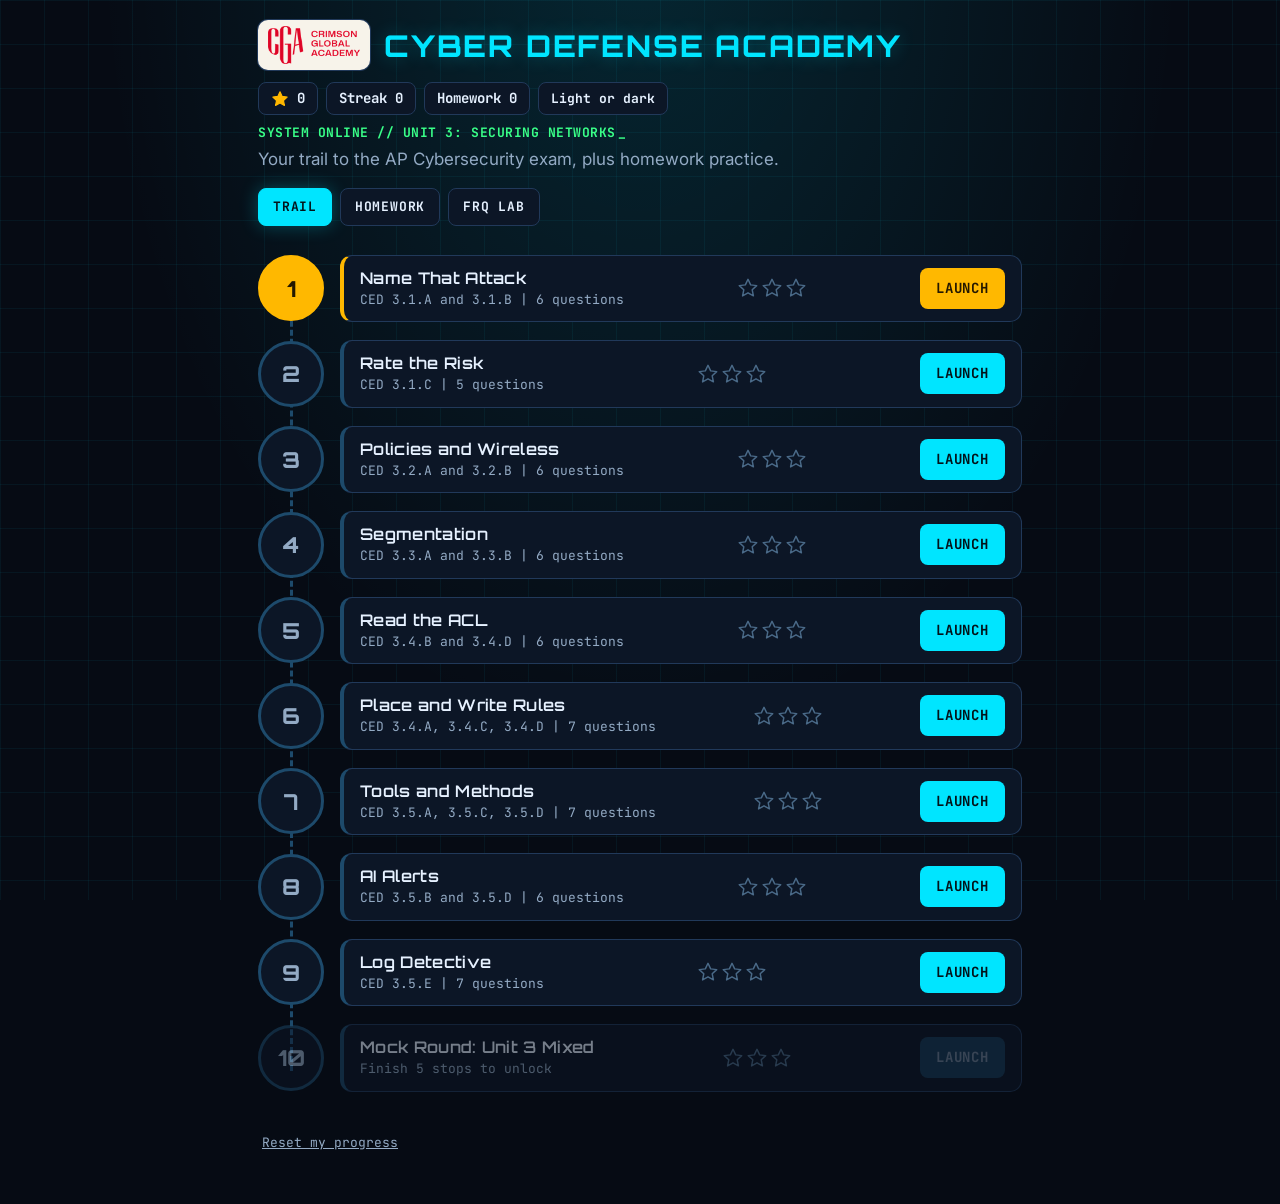
<file: cyber-defense-unit3.html>
<!DOCTYPE html>
<html lang="en">
<head>
<meta charset="utf-8">
<meta name="robots" content="noindex, nofollow">
<meta name="viewport" content="width=device-width, initial-scale=1, viewport-fit=cover">
<title>Cyber Defense Academy: Unit 3</title>
<link rel="preconnect" href="https://fonts.googleapis.com">
<link rel="preconnect" href="https://fonts.gstatic.com" crossorigin>
<link href="https://fonts.googleapis.com/css2?family=Orbitron:wght@600;800&family=JetBrains+Mono:wght@500;700&family=Inter:wght@500;600;700;800&display=swap" rel="stylesheet">
<style>
:root{--bg:#060B14;--panel:#0C1626;--panel2:#09111F;--ink:#E6F1FF;--soft:#93AAC4;--acc:#00E5FF;--acc-ink:#03131A;--acc2:#39FF88;--warn:#FFB800;--warn-ink:#241800;--bad:#FF4D6D;--line:#21395A;--track:#1D4A6B;--ok-bg:rgba(57,255,136,.12);--bad-bg:rgba(255,77,109,.13);--grid:rgba(0,229,255,.055);--glow:0 0 18px rgba(0,229,255,.28);--glow-ok:0 0 20px rgba(57,255,136,.4);--glow-bad:0 0 20px rgba(255,77,109,.4);
 box-sizing:border-box;padding-top:env(safe-area-inset-top,0px);padding-bottom:env(safe-area-inset-bottom,0px);color-scheme:dark}
:root[data-theme="light"]{--bg:#EAF2F9;--panel:#FFFFFF;--panel2:#F2F7FB;--ink:#0A1A2A;--soft:#44596F;--acc:#006F8A;--acc-ink:#FFFFFF;--acc2:#0B7A43;--warn:#E8A200;--warn-ink:#2A1C00;--bad:#C01036;--line:#BCD0E2;--track:#9DBAD2;--ok-bg:rgba(11,122,67,.1);--bad-bg:rgba(192,16,54,.09);--grid:rgba(0,111,138,.08);--glow:none;--glow-ok:none;--glow-bad:none;color-scheme:light}
html{scroll-padding-top:env(safe-area-inset-top,0px)}
*{box-sizing:border-box}
body{margin:0;background-color:var(--bg);background-image:linear-gradient(var(--grid) 1px,transparent 1px),linear-gradient(90deg,var(--grid) 1px,transparent 1px),radial-gradient(ellipse at 50% -10%,rgba(0,229,255,.13),transparent 60%);background-size:44px 44px,44px 44px,100% 100%;background-attachment:fixed;color:var(--ink);font-family:Inter,"Segoe UI",Arial,sans-serif;font-size:18px;line-height:1.5}
button{font:inherit;cursor:pointer}
:focus-visible{outline:3px solid var(--warn);outline-offset:3px}
.wrap{max-width:800px;margin:0 auto;padding:20px 18px 48px}
header{display:flex;align-items:center;justify-content:space-between;gap:12px;margin-bottom:8px;flex-wrap:wrap}
.brand{display:flex;align-items:center;gap:14px;flex-wrap:wrap}
.logo{background:#F7F3EA;border-radius:10px;padding:6px 10px;display:flex;align-items:center;box-shadow:0 0 0 1px var(--line)}
.logo img{height:38px;width:auto;display:block}
h1{font-family:Orbitron,"Segoe UI",sans-serif;font-weight:800;font-size:clamp(20px,4.6vw,30px);line-height:1.1;margin:0;color:var(--acc);letter-spacing:.06em;text-transform:uppercase;text-shadow:var(--glow)}
.status{font-family:"JetBrains Mono",Consolas,monospace;font-weight:700;font-size:13px;letter-spacing:.04em;color:var(--acc2);margin:6px 0 4px}
.status:after{content:"_";margin-left:2px;animation:blink 1.1s steps(1) infinite}
@keyframes blink{50%{opacity:0}}
.chips{display:flex;gap:8px;flex-wrap:wrap}
.chip{display:flex;align-items:center;gap:8px;background:var(--panel);border:1px solid var(--line);border-radius:8px;padding:5px 12px;font-family:"JetBrains Mono",Consolas,monospace;font-weight:700;font-size:14px}
.chip svg{width:18px;height:18px}
.sub{color:var(--soft);margin:0 0 16px;font-size:17px}
.tabs{display:flex;gap:8px;flex-wrap:wrap;margin:0 0 20px}
.tab{border:1px solid var(--line);background:var(--panel);color:var(--ink);border-radius:8px;padding:8px 14px;font-family:"JetBrains Mono",Consolas,monospace;font-weight:700;font-size:13px;letter-spacing:.06em;text-transform:uppercase}
.tab:hover{border-color:var(--acc)}
.tab.on{background:var(--acc);color:var(--acc-ink);border-color:var(--acc);box-shadow:var(--glow)}
.themebtn{border:1px solid var(--line);background:var(--panel);color:var(--ink);border-radius:8px;padding:5px 12px;font-family:"JetBrains Mono",Consolas,monospace;font-weight:700;font-size:13px}
.trail{list-style:none;margin:0;padding:0;position:relative}
.trail:before{content:"";position:absolute;left:32px;top:30px;bottom:30px;width:0;border-left:3px dashed var(--track)}
.stop{position:relative;display:flex;align-items:center;gap:16px;padding:9px 0}
.token{position:relative;z-index:1;flex:none;width:66px;height:66px;border-radius:50%;display:grid;place-items:center;font-family:Orbitron,sans-serif;font-weight:800;font-size:22px;background:var(--panel);border:3px solid var(--track);color:var(--soft)}
.stop.done .token{background:var(--acc);border-color:var(--acc);color:var(--acc-ink);box-shadow:var(--glow)}
.stop.upnext .token{background:var(--warn);border-color:var(--warn);color:var(--warn-ink);animation:pulse 1.8s ease-out infinite}
@keyframes pulse{0%{box-shadow:0 0 0 0 rgba(255,184,0,.55)}100%{box-shadow:0 0 0 14px rgba(255,184,0,0)}}
.stop.locked{opacity:.5}
.stopbody,.hwrow{flex:1;min-width:0;background:var(--panel);border:1px solid var(--line);border-left:4px solid var(--track);border-radius:12px;padding:12px 16px;display:flex;align-items:center;justify-content:space-between;gap:12px;flex-wrap:wrap}
.stop.done .stopbody{border-left-color:var(--acc)}
.stop.upnext .stopbody{border-left-color:var(--warn)}
.hwrow{margin-bottom:12px;flex:none}
.stopname{font-family:Orbitron,sans-serif;font-weight:600;font-size:16px;line-height:1.25;letter-spacing:.02em}
.stopmeta{font-family:"JetBrains Mono",Consolas,monospace;color:var(--soft);font-size:13px;margin-top:2px}
.stars{display:flex;gap:2px}
.stars svg{width:22px;height:22px}
.play{flex:none;border:0;border-radius:8px;padding:10px 16px;font-family:"JetBrains Mono",Consolas,monospace;font-weight:700;font-size:14px;letter-spacing:.06em;text-transform:uppercase;background:var(--acc);color:var(--acc-ink)}
.play:hover:not(:disabled){box-shadow:var(--glow)}
.stop.upnext .play{background:var(--warn);color:var(--warn-ink)}
.play:disabled{background:var(--track);color:var(--soft);cursor:default;opacity:.7}
.reset{margin-top:28px;background:none;border:0;color:var(--soft);text-decoration:underline;padding:4px;font-family:"JetBrains Mono",Consolas,monospace;font-size:13px}
.bar{display:flex;align-items:center;justify-content:space-between;gap:10px;margin-bottom:14px}
.back{background:var(--panel);border:1px solid var(--line);border-radius:8px;padding:6px 14px;color:var(--ink);font-family:"JetBrains Mono",Consolas,monospace;font-weight:700;font-size:13px;text-transform:uppercase;letter-spacing:.06em}
.dots{display:flex;gap:6px;flex-wrap:wrap;justify-content:flex-end}
.dot{width:14px;height:14px;border-radius:3px;background:var(--track)}
.dot.ok{background:var(--acc2);box-shadow:var(--glow-ok)}.dot.miss{background:var(--bad);box-shadow:var(--glow-bad)}.dot.now{outline:2px solid var(--acc);outline-offset:2px}
.card{position:relative;background:var(--panel);border:1px solid var(--line);border-radius:14px;padding:22px;margin-bottom:16px;box-shadow:var(--glow)}
.card:before,.card:after{content:"";position:absolute;width:16px;height:16px;pointer-events:none}
.card:before{top:-1px;left:-1px;border-top:3px solid var(--acc);border-left:3px solid var(--acc);border-top-left-radius:14px}
.card:after{bottom:-1px;right:-1px;border-bottom:3px solid var(--acc);border-right:3px solid var(--acc);border-bottom-right-radius:14px}
.area{font-family:"JetBrains Mono",Consolas,monospace;font-weight:700;color:var(--acc);font-size:13px;letter-spacing:.06em;text-transform:uppercase;margin:0 0 8px}
.redotag{display:inline-block;margin-left:8px;padding:1px 10px;border-radius:6px;background:var(--warn);color:var(--warn-ink);font-size:12px;font-weight:700}
.qtext{font-family:Inter,sans-serif;font-weight:700;font-size:clamp(20px,4vw,25px);line-height:1.3;margin:0 0 16px}
.fig{background:#04090F;color:#CFF7E0;border:1px solid #21395A;border-radius:10px;padding:12px;margin:0 0 16px;overflow-x:auto}
.fig p{color:#CFF7E0}
.fig code{color:#00E5FF;background:#0A1626;padding:1px 6px;border-radius:4px;font-family:"JetBrains Mono",Consolas,monospace;font-size:14px}
.fig table{border-collapse:collapse;margin:0 auto;font-size:15px;font-family:"JetBrains Mono",Consolas,monospace}
.fig th,.fig td{border:1px solid #21395A;padding:5px 11px;text-align:left}
.fig th{background:#0E2236;color:#00E5FF;font-weight:700}
.fig pre{margin:0;text-align:left;font-family:"JetBrains Mono",Consolas,monospace;font-size:14px;line-height:1.5;white-space:pre-wrap;color:#7CFFB2}
.tiles{display:grid;grid-template-columns:1fr 1fr;gap:12px}
@media (max-width:560px){.tiles{grid-template-columns:1fr}}
.tile{display:flex;align-items:center;gap:12px;text-align:left;border:1px solid var(--line);background:var(--panel2);color:var(--ink);border-radius:10px;padding:14px 16px;font-weight:700;font-size:17px;min-height:68px;transition:transform .12s,border-color .12s}
.tile:hover:not(:disabled){border-color:var(--acc);box-shadow:var(--glow)}
.tile .k{flex:none;width:30px;height:30px;border-radius:6px;display:grid;place-items:center;background:var(--panel);border:1px solid var(--line);font-family:"JetBrains Mono",Consolas,monospace;font-size:14px;color:var(--acc)}
.tile.right{border-color:var(--acc2);background:var(--ok-bg);box-shadow:var(--glow-ok)}
.tile.right .k{background:var(--acc2);border-color:var(--acc2);color:#04210f}
.tile.wrong{border-color:var(--bad);background:var(--bad-bg);box-shadow:var(--glow-bad)}
.tile.wrong .k{background:var(--bad);border-color:var(--bad);color:#fff}
.tile:disabled{cursor:default;color:var(--ink)}
.shake{animation:shake .35s}
@keyframes shake{25%{transform:translateX(-6px)}75%{transform:translateX(6px)}}
.feedback{margin-top:16px;border-radius:10px;padding:14px 16px;display:none}
.feedback.show{display:block}
.feedback.good{background:var(--ok-bg);border-left:4px solid var(--acc2)}
.feedback.retry,.feedback.reveal{background:var(--bad-bg);border-left:4px solid var(--bad)}
.fbtitle{font-family:Orbitron,sans-serif;font-weight:600;font-size:17px;letter-spacing:.03em;margin:0 0 4px}
.how{margin:6px 0 0}
.how b{color:var(--acc)}
.next{margin-top:14px;border:0;border-radius:8px;padding:12px 22px;background:var(--acc);color:var(--acc-ink);font-family:"JetBrains Mono",Consolas,monospace;font-weight:700;font-size:15px;letter-spacing:.06em;text-transform:uppercase}
.next:hover{box-shadow:var(--glow)}
.finish{text-align:center;padding:30px 22px}
.bigstars{display:flex;justify-content:center;gap:10px;margin:14px 0;filter:drop-shadow(0 0 8px rgba(255,184,0,.45))}
.bigstars svg{width:64px;height:64px}
.finish h2{font-family:Orbitron,sans-serif;font-weight:800;font-size:clamp(22px,5vw,30px);letter-spacing:.06em;text-transform:uppercase;margin:0 0 6px;color:var(--acc);text-shadow:var(--glow)}
.btnrow{display:flex;gap:10px;justify-content:center;flex-wrap:wrap;margin-top:18px}
.ghost{border:1px solid var(--line);background:var(--panel2);color:var(--ink);border-radius:8px;padding:12px 18px;font-family:"JetBrains Mono",Consolas,monospace;font-weight:700;font-size:14px;letter-spacing:.06em;text-transform:uppercase}
.ghost:hover{border-color:var(--acc)}
.tip{margin:16px auto 0;max-width:580px;border:2px dashed var(--warn);border-radius:12px;padding:14px 18px;background:var(--panel2);text-align:left}
.tip h3{font-family:"JetBrains Mono",Consolas,monospace;font-size:14px;letter-spacing:.08em;text-transform:uppercase;color:var(--warn);margin:0 0 6px}
.confetti{position:fixed;inset:0;pointer-events:none;overflow:hidden}
.confetti i{position:absolute;top:-20px;width:9px;height:15px;border-radius:2px;animation:fall 1.8s ease-in forwards}
@keyframes fall{to{transform:translateY(110vh) rotate(540deg);opacity:.9}}
@media (prefers-reduced-motion:reduce){.confetti{display:none}.shake{animation:none}.tile{transition:none}.status:after{animation:none}.stop.upnext .token{animation:none}}
h3.sec{font-family:Orbitron,sans-serif;font-weight:600;color:var(--acc);margin:0 0 8px;font-size:19px;letter-spacing:.03em}
textarea{width:100%;min-height:84px;border:1px solid var(--line);border-radius:10px;padding:10px;font:inherit;background:var(--panel2);color:var(--ink);resize:vertical}
textarea:focus,.txtin:focus,.numin:focus{border-color:var(--acc);outline:none;box-shadow:var(--glow)}
.part{margin:14px 0}
.part p{margin:0 0 6px}
.model{margin-top:8px;background:var(--ok-bg);border-left:4px solid var(--acc2);border-radius:8px;padding:10px 14px}
.selfrow{display:flex;gap:8px;flex-wrap:wrap;margin-top:8px}
.self{border:1px solid var(--line);background:var(--panel2);color:var(--ink);border-radius:8px;padding:5px 12px;font-family:"JetBrains Mono",Consolas,monospace;font-weight:700;font-size:13px}
.self.on{background:var(--acc);color:var(--acc-ink);border-color:var(--acc)}
.grid60{display:grid;grid-template-columns:repeat(auto-fill,minmax(52px,1fr));gap:8px;margin:12px 0}
.num{border:1px solid var(--line);background:var(--panel2);color:var(--ink);border-radius:8px;padding:6px 0;font-family:"JetBrains Mono",Consolas,monospace;font-weight:700;font-size:15px}
.num small{display:block;font-size:11px;color:var(--soft);font-weight:700;line-height:1}
.num.on{background:var(--acc2);border-color:var(--acc2);color:#04210f;box-shadow:var(--glow-ok)}
.num.on small{color:#04210f}
.meter{height:14px;background:var(--track);border-radius:4px;overflow:hidden}
.meter i{display:block;height:100%;background:linear-gradient(90deg,var(--acc),var(--acc2))}
.urow{margin:10px 0}
.urow .l{display:flex;justify-content:space-between;gap:10px;font-weight:700}
.weak{background:var(--warn);color:var(--warn-ink);border-radius:6px;padding:1px 10px;font-size:13px;margin-left:8px;font-family:"JetBrains Mono",Consolas,monospace}
.big{font-family:Orbitron,sans-serif;font-weight:800;font-size:clamp(28px,7vw,42px);color:var(--acc);line-height:1.1;margin:6px 0;text-shadow:var(--glow)}
.numin,.txtin{border:1px solid var(--line);border-radius:8px;padding:6px 10px;font:inherit;background:var(--panel2);color:var(--ink)}
.numin{width:96px}
.txtin{min-width:220px;max-width:100%}
details.g{border:1px solid var(--line);border-radius:10px;background:var(--panel);padding:4px 16px;margin-bottom:10px}
details.g summary{cursor:pointer;font-family:"JetBrains Mono",Consolas,monospace;font-weight:700;font-size:14px;letter-spacing:.05em;text-transform:uppercase;color:var(--acc);padding:10px 0}
details.g ul{margin:0 0 10px;padding-left:22px}
.fine{color:var(--soft);font-size:15px}
</style>
</head>
<body>
<div class="wrap" id="app"></div>
<div class="confetti" id="confetti" aria-hidden="true"></div>
<script>
var LOGO='[data-uri]';
function tbl(h,rows){return '<table><thead><tr>'+h.map(function(x){return '<th>'+x+'</th>';}).join('')+'</tr></thead><tbody>'+rows.map(function(r){return '<tr>'+r.map(function(x){return '<td>'+x+'</td>';}).join('')+'</tr>';}).join('')+'</tbody></table>';}
function pre(t){return '<pre>'+t+'</pre>';}
var ACL=tbl(['Rule','Allow or Deny','Direction','Protocol','Port','Source'],[
['1','Allow','Inbound','TCP','443','Any'],
['2','Deny','Inbound','TCP','23','Any'],
['3','Allow','Inbound','TCP','22','10.20.5.0/24'],
['4','Deny','Inbound','ICMP','Any','Any'],
['5','Allow','Inbound','UDP','53','10.20.5.9'],
['6','Deny','Inbound','Any','Any','Any']]);
var NET=tbl(['Network','Address range','Device','Address'],[
['Staff PCs','10.1.1.0/24','Research server','10.1.2.10'],
['Research lab','10.1.2.0/24','Lab PC','10.1.2.22'],
['Guest Wi-Fi','10.1.3.0/24','Guest access point','10.1.3.1'],
['Cameras','10.1.4.0/24','Lobby camera','10.1.4.20']]);
var AIALERT=pre('AI-IDS Alert\n------------\nfiles_scanned: 250,000\nfiles_flagged: 41\nestimated_malicious_probability: 0.78\nminimum_alert_threshold: 85%\nmodel_decision: No alert raised');
var ARPLOG=pre('Gateway ARP table\n10.0.0.5   is at  3c:22:fb:00:aa:01\n10.0.0.9   is at  3c:22:fb:00:aa:01\n10.0.0.12  is at  3c:22:fb:00:bb:07\n40 unrequested ARP replies from 3c:22:fb:00:aa:01');
var IOCLOG=pre('09:00  10.2.0.15 -> 93.184.1.1  port 443   410 KB  web browsing\n03:12  10.2.0.40 -> 203.0.113.50  port 53   4.2 GB  file transfer\n03:12  (203.0.113.50 is on the threat list)\n08:02  login  teacher1  from 10.2.0.15');

var STOPS=[
{id:'attacks',name:'Name That Attack',lo:'3.1.A and 3.1.B',tip:'Match the clue to the attack. Duplicate MAC addresses in ARP mean ARP poisoning (an on-path attack). A full switch table means MAC flooding (eavesdropping). A changed DNS record means DNS poisoning (credential harvesting). ICMP to the broadcast address means a smurf attack (DoS).',qs:[
{q:'A switch’s address table fills with thousands of fake addresses and the switch starts sending frames out of every port. Which attack is this?',a:'MAC flooding',w:['ARP poisoning','DNS poisoning','Smurf attack'],how:'MAC flooding overflows the switch’s MAC table so it broadcasts frames. The adversary can then collect them, which is eavesdropping.'},
{q:'The gateway’s ARP table shows one MAC address for several IP addresses, and traffic now passes through the adversary’s device. Which attack is this?',a:'ARP poisoning',w:['MAC flooding','DNS poisoning','Smurf attack'],how:'Falsified ARP packets link the target’s IP address to the adversary’s MAC address. That is an on-path attack, also called man-in-the-middle.'},
{q:'A school’s payment page now sends visitors to a look-alike login page because a DNS record was changed. What does the look-alike page let the adversary do?',a:'Harvest credentials',w:['Flood the network with ICMP','Capture every frame on a switch','Break Wi-Fi encryption'],how:'DNS poisoning redirects users to a fake site. Users type their real credentials and the adversary captures them.'},
{q:'An adversary sends ICMP echo requests to a network’s broadcast address using the victim’s address as the source. Every device replies to the victim. What is this?',a:'Smurf attack',w:['ARP poisoning','MAC flooding','DNS poisoning'],how:'A smurf attack floods the victim with ICMP replies. It is a denial of service attack, and many attackers at once make it a DDoS.'},
{q:'An adversary plugs a wireless access point into an open wall port inside a building. Why is this dangerous?',a:'It gives wireless access to the LAN and bypasses the firewall',w:['It encrypts all traffic on the LAN','It blocks ICMP replies','It limits the signal to one room'],how:'A rogue access point gives the adversary direct access to the LAN, even from outside the building, and bypasses any firewalls.'},
{q:'Which network makes it easiest for an adversary to join and attack from the inside?',a:'One that does not authenticate users or devices',w:['One that disabled its beacon frames','One that uses WPA3','One that uses MAC filtering'],how:'Networks that do not authenticate devices and users make it easier for adversaries to join.'}]},
{id:'risk',name:'Rate the Risk',lo:'3.1.C',tip:'Risk combines likelihood and impact. High means easy to exploit with a big impact. Moderate means the adversary mostly gains information. Low means hard to exploit with little impact. A scanner’s severity is not the same as your risk rating.',qs:[
{q:'An organization’s external firewall does not block ICMP traffic from the internet. What risk level fits best?',a:'Moderate',w:['High','Low','No risk'],how:'It can give adversaries information about the systems on the network. The CED treats that as a moderate risk.'},
{q:'One unsegmented network is reachable over wireless with weak encryption, and a web server sits on it. What risk level fits best?',a:'High',w:['Moderate','Low','No risk'],how:'An adversary could easily capture traffic, spoof a device, or launch a DoS. That is high risk.'},
{q:'Wireless access points broadcast beacon frames that show the network name and encryption type. What risk level fits best?',a:'Low',w:['High','Moderate','Critical'],how:'A beacon frame alone is hard to turn into a significant impact, so the CED calls it a low risk.'},
{q:'A scanner rates a flaw Critical, but exploiting it takes advanced skill and no exploit tool exists. What does that do to the organization’s risk assessment?',a:'It lowers the likelihood, so the risk may be lower than the scanner’s rating',w:['Scanner severity always decides the risk','Skill has no effect on likelihood','It makes the impact smaller'],how:'Likelihood depends on how hard the flaw is to exploit. Impact is a separate question.'},
{q:'A smurf attack mainly threatens which part of the CIA triad?',a:'Availability',w:['Confidentiality','Integrity','Authorization'],how:'A smurf attack floods a network so authorized users cannot use it. That is an availability problem.'}]},
{id:'policy',name:'Policies and Wireless',lo:'3.2.A and 3.2.B',tip:'Sort policy requirements by device. Router: ban local accounts, disable Telnet, require a firewall. Switch: port security and MAC filtering. VPN: allowed roles, MFA, no split tunneling. Wireless: EAP, AES, and no beacon frames.',qs:[
{q:'Which requirement belongs in a router security policy?',a:'Ban local user accounts so all logins use an approved authentication server',w:['Require MAC filtering on every port','Require EAP for wireless users','Prohibit split tunneling'],how:'Router policies may ban local accounts, disable unnecessary services such as Telnet, and require a firewall.'},
{q:'Which requirement belongs in a VPN policy?',a:'Prohibit split tunneling',w:['Disable beacon frames','Require port security','Disable Telnet on routers'],how:'VPN policies may list allowed roles, require MFA or keys, and prohibit split tunneling.'},
{q:'Why is split tunneling a risk?',a:'Some traffic bypasses the VPN and the organization’s protections',w:['All traffic is encrypted twice','VPN users cannot reach the internet','It disables multifactor authentication'],how:'With split tunneling, part of the traffic goes straight to the internet where the organization cannot protect or watch it.'},
{q:'Which wireless encryption choice is currently the strongest?',a:'WPA3',w:['WPA','WEP','WPS'],how:'WEP, WPS, and the original WPA have known vulnerabilities. WPA3 is currently the strongest.'},
{q:'Which configuration helps keep a wireless signal from reaching the parking lot?',a:'Control the access point’s broadcast direction and signal strength',w:['Turn on WPS','Switch to WEP','Enable split tunneling'],how:'Organizations can control direction and strength so the signal stays inside the space it is meant to cover.'},
{q:'Disabling beacon frames makes it harder for adversaries to do what?',a:'Find the wireless network and learn its basic properties',w:['Read the switch’s MAC table','Poison the DNS cache','Guess the VPN key'],how:'Beacon frames announce the network. Turning them off makes it harder to find, though it is not a complete defense.'}]},
{id:'seg',name:'Segmentation',lo:'3.3.A and 3.3.B',tip:'Put public-facing servers in a screened subnet. Subnets contain breaches. VLANs separate devices on shared switches. Port security limits addresses per port and stops MAC flooding.',qs:[
{q:'Where does a screened subnet (DMZ) sit?',a:'Between the internet and the internal network, holding public-facing resources',w:['Inside the internal network next to the file server','Between two internal VLANs only','On the guest Wi-Fi network'],how:'A screened subnet is a lower-security zone between public and private networks that holds public-facing resources.'},
{q:'Which resource most likely belongs in a screened subnet?',a:'A public web server',w:['A payroll database','Internal HR memos','An employee file server'],how:'Public-facing servers go in the screened subnet. Sensitive internal data stays behind the internal firewall.'},
{q:'How does subnetting help when a device is compromised?',a:'It can contain the breach and reduce the number of exposed devices',w:['It encrypts all traffic','It removes the malware','It blocks ICMP everywhere'],how:'Different subnets limit how far an adversary can reach from one compromised device.'},
{q:'What do VLANs do?',a:'Switches logically separate devices that are physically connected to central switches',w:['They assign encryption keys','They filter traffic by application','They block DNS lookups'],how:'VLANs create logical segments on shared switch hardware.'},
{q:'Port security on a switch limits the number of addresses per port. Which attack does that prevent?',a:'MAC flooding',w:['DNS poisoning','Smurf attack','Evil twin'],how:'Limiting the addresses a port can learn stops a flood of fake MAC addresses from filling the table.'},
{q:'Why does segmentation allow higher and lower security zones?',a:'Different policies and controls can apply to different segments',w:['Every segment must use the same policy','It removes the need for firewalls','It makes all devices equally trusted'],how:'Each segment can have controls that fit its data and services.'}]},
{id:'acl',name:'Read the ACL',lo:'3.4.B and 3.4.D',tip:'Read an ACL from the top. The first rule that matches runs. If nothing matches before the last rule, the final deny applies. Check direction, protocol, port, and source for each rule.',qs:[
{q:'What does the firewall do with inbound TCP traffic on port 22 from 10.20.5.14?',fig:ACL,a:'Allow it, because rule 3 matches',w:['Deny it, because rule 2 matches','Deny it, because rule 6 applies','Allow it, because rule 1 matches'],how:'10.20.5.14 is inside 10.20.5.0/24, so rule 3 matches first. Rules 1 and 2 use other ports.'},
{q:'What does the firewall do with inbound TCP traffic on port 23 from 10.20.5.14?',fig:ACL,a:'Deny it, because rule 2 matches',w:['Allow it, because rule 3 matches','Allow it, because rule 1 matches','Deny it, because rule 6 applies'],how:'Rule 2 matches port 23 from any source before the final rule is reached. Rule 3 only covers port 22.'},
{q:'What does the firewall do with inbound TCP traffic on port 8080 from 172.16.4.4?',fig:ACL,a:'Deny it, because rule 6 applies',w:['Allow it, because rule 1 matches','Allow it, because rule 3 matches','Deny it, because rule 4 matches'],how:'No earlier rule matches port 8080 from that source, so the final deny any rule applies.'},
{q:'What does the firewall do with inbound UDP port 53 traffic from 10.20.5.77?',fig:ACL,a:'Deny it, because rule 6 applies',w:['Allow it, because rule 5 matches','Allow it, because rule 3 matches','Deny it, because rule 4 matches'],how:'Rule 5 only allows the source 10.20.5.9, so 10.20.5.77 does not match. Nothing else matches before rule 6.'},
{q:'What happens if rule 6 is moved to the top of this ACL?',fig:ACL,a:'All inbound traffic is denied',w:['Nothing changes','Only TCP traffic is denied','Only port 443 is allowed'],how:'Rules run in order and rule 6 matches everything, so none of the other rules would ever run.'},
{q:'Which rule blocks inbound web traffic (TCP port 80) from the 192.168.1.0/24 network?',a:'Deny inbound TCP port 80 from 192.168.1.0/24;',w:['Allow inbound TCP port 80 from 192.168.1.0/24;','Deny outbound TCP port 80 from 192.168.1.0/24;','Deny inbound TCP port 443 from 192.168.1.0/24;'],how:'The rule needs the right action (deny), direction (inbound), port (80), and source (192.168.1.0/24).'}]},
{id:'place',name:'Place and Write Rules',lo:'3.4.A, 3.4.C, 3.4.D',tip:'Match the firewall to the job. Stateless looks at headers. Stateful tracks connections. Next-generation adds intrusion prevention, deep packet inspection, and application filtering. Put a firewall at each segment and at each point between the internal network and the internet.',qs:[
{q:'Which rule stops anyone on the guest Wi-Fi from reaching the research server over RDP (port 3389)?',fig:NET,a:'Deny, source 10.1.3.0/24, destination 10.1.2.10, port 3389',w:['Deny, source 10.1.1.0/24, destination 10.1.2.10, port 3389','Deny, source 10.1.3.0/24, destination 10.1.4.20, port 3389','Deny, source 10.1.2.0/24, destination 10.1.3.1, port 3389'],how:'The source must be the guest network and the destination must be the research server. The other choices block the wrong source or the wrong device.'},
{q:'A stateless firewall filters traffic using which information?',a:'Packet headers such as IP addresses, ports, and protocols',w:['The state of each connection','The application inside the packet','The user’s identity'],how:'Stateless filtering uses header information only.'},
{q:'A firewall tracks the state of connections and filters using connection-related rules. Which type is it?',a:'Stateful firewall',w:['Stateless firewall','Signature-based firewall','Screened subnet firewall'],how:'A stateful firewall, also called dynamic packet filtering, adds connection tracking.'},
{q:'Which firewall type adds intrusion prevention, deep packet inspection, and filtering by application?',a:'Next-generation firewall',w:['Stateless firewall','Stateful firewall','Screened subnet'],how:'A next-generation firewall has stateless and stateful abilities plus those advanced features.'},
{q:'Where should firewalls be placed in a network?',a:'At each segment and at each point between the internal network and the internet',w:['Only at the internet connection','Only on the file server','Only on the Wi-Fi access point'],how:'Each segment should have a firewall, and each ingress and egress point to the internet should have one too.'},
{q:'A firewall guards a public web server. Which rule lets patients reach it over HTTPS from anywhere?',a:'Allow inbound TCP port 443 from ALL;',w:['Allow inbound TCP port 22 from ALL;','Deny inbound TCP port 443 from ALL;','Allow outbound TCP port 80 from ALL;'],how:'HTTPS uses TCP port 443. The rule must allow it inbound from every source.'},
{q:'A firewall table says Accept and Block instead of Allow and Deny. What do Accept and Block mean?',a:'Accept means allow, and Block means deny',w:['Accept means log, and Block means allow','Accept means deny, and Block means log','They mean the same thing'],how:'Different tools use different words. Accept and allow both let traffic through, and block and deny both stop it.'}]},
{id:'detect',name:'Tools and Methods',lo:'3.5.A, 3.5.C, 3.5.D',tip:'High volume favors signature-based detection. Consistent traffic favors anomaly-based detection. Critical networks favor hybrid. Signature-based detection cannot catch a new attack and is the easiest to bypass.',qs:[
{q:'Which tool can also halt an attack by closing ports or blocking IP addresses?',a:'NIPS',w:['NIDS','A log file','A honeypot'],how:'A network intrusion prevention system can stop an attack as well as detect it. A NIDS only raises an alert.'},
{q:'Which tool collects data from firewalls, NIDS or NIPS, and device logs to find patterns that may mean an attack?',a:'SIEM',w:['NIPS','Stateless firewall','Screened subnet'],how:'A SIEM collects and analyzes data from many sources, then raises alerts for analysts to investigate.'},
{q:'A network carries very high traffic volume and mostly faces known threats. Which method fits best?',a:'Signature-based detection',w:['Anomaly-based detection','Hybrid detection','No detection'],how:'Signature-based detection runs faster and is more efficient on high-volume networks.'},
{q:'A network’s traffic follows very consistent patterns. Which method works best?',a:'Anomaly-based detection',w:['Signature-based detection','No detection','A screened subnet'],how:'Anomaly-based detection compares activity to a baseline, so consistent patterns make odd activity easy to spot.'},
{q:'A hospital network holds critical data and has a large budget. Which method will it likely choose?',a:'Hybrid detection',w:['Signature-based only','Anomaly-based only','No detection'],how:'Sensitive or critical networks likely use hybrid detection, though it costs the most and produces more alerts.'},
{q:'Which method cannot detect a brand-new attack?',a:'Signature-based detection',w:['Anomaly-based detection','Hybrid detection','AI-based detection'],how:'A signature database only knows past attacks.'},
{q:'Analysts start ignoring alerts because most of them are false alarms. What is this called?',a:'Alert fatigue',w:['A false negative','A signature update','Lateral movement'],how:'A high false positive rate causes alert fatigue, where responders take alerts less seriously.'}]},
{id:'ai',name:'AI Alerts',lo:'3.5.B and 3.5.D',tip:'AI reports a percentage likelihood. Raise the threshold and you get fewer alerts but more missed attacks. Lower it and you get more alerts and more false alarms.',qs:[
{q:'Why do organizations use AI to analyze network logs?',a:'People cannot analyze millions of data points a day',w:['AI never makes errors','AI replaces every analyst','AI encrypts the logs'],how:'A medium-sized organization logs millions of data points a day, far more than a team can read.'},
{q:'What do AI threat-detection models report?',a:'A percentage showing how likely something is malicious',w:['A yes or no with no uncertainty','The attacker’s name','A new password'],how:'AI detection models are probabilistic, so they report a likelihood.'},
{q:'Look at the alert. Why was no alert raised?',fig:AIALERT,a:'The 78% likelihood is below the 85% threshold',w:['Too few files were scanned','The threshold is lower than the likelihood','Too many files were flagged'],how:'An alert fires only when the likelihood reaches the threshold. 78% is below 85%.'},
{q:'Which change would make this system raise an alert for this event?',fig:AIALERT,a:'Lower the minimum alert threshold to 75%',w:['Raise the threshold to 95%','Lower the number of files scanned','Change the timestamp'],how:'At 75%, the 78% likelihood meets the threshold.'},
{q:'The threshold is set very low. What is the most likely result?',a:'The team is overwhelmed with false alerts',w:['Real attacks go undetected','The model stops scanning','No logs are recorded'],how:'A low threshold means many more events trigger alerts, including harmless ones.'},
{q:'The threshold is set very high. What is the most likely result?',a:'Real attacks may go undetected',w:['The team is overwhelmed with alerts','Every file is flagged','The firewall blocks all traffic'],how:'A high threshold means only the most certain events alert, so real attacks can slip past.'}]},
{id:'logs',name:'Log Detective',lo:'3.5.E',tip:'Know one clue for each attack. Duplicate MAC addresses mean ARP poisoning. A full MAC table means MAC flooding. ICMP to broadcast means smurf. A sudden traffic drop sends you to the DNS records. Look-alike network names mean evil twin. No device can connect plus radio noise means jamming.',qs:[
{q:'What attack does this log point to?',fig:ARPLOG,a:'ARP poisoning',w:['MAC flooding','Smurf attack','Jamming'],how:'One MAC address is claimed by several IP addresses, with many unrequested ARP replies.'},
{q:'Which table should an administrator check to confirm that attack?',fig:ARPLOG,a:'The ARP table on the default gateway',w:['The DNS cache','The VPN log','The beacon frame list'],how:'ARP poisoning can be confirmed by checking the gateway’s ARP table for duplicate MAC addresses.'},
{q:'Which clue points to MAC flooding?',a:'A surge of frames with many different MAC addresses and a full switch table',w:['An abrupt drop in website traffic','A spike of ICMP to the broadcast address','Two IP addresses sharing one MAC in ARP replies'],how:'MAC flooding is detected by watching for a surge of frames with different MACs and checking the switch’s MAC table.'},
{q:'A company’s website traffic drops abruptly for no clear reason. What should the team examine?',a:'The DNS records',w:['The beacon frames','The switch’s MAC table','The VPN split tunnel settings'],how:'DNS poisoning is hard to detect, but an unexplained traffic drop should send you to the DNS records.'},
{q:'A scan near a cafe shows “CafeWiFi-Free” beside the real “CafeWiFi”. What attack is this, and how can it be found?',a:'An evil twin, found by scanning for look-alike network names and triangulating the signal',w:['Jamming, found by checking DNS records','MAC flooding, found by checking the ARP table','A smurf attack, found by scanning for ICMP'],how:'Evil twin attacks are found by scanning for suspicious SSIDs that resemble local ones. Signal triangulation can locate the access point.'},
{q:'Which lines in this log are network indicators of compromise?',fig:IOCLOG,a:'The 03:12 transfer: a known malicious IP, a huge volume, and file transfer on a DNS port',w:['The 09:00 web browsing line','The 08:02 teacher login','All lines, because every line is a risk'],how:'The 03:12 line shows a known malicious address, an unusual spike, and mismatched port and application traffic.'},
{q:'How can a jamming attack be detected?',a:'No wireless devices in a space can connect, and electromagnetic noise appears in the wireless range',w:['Duplicate MAC addresses appear in ARP replies','A DNS record points to a new address','ICMP requests spike toward the broadcast address'],how:'Jamming floods the wireless range with noise, so devices cannot connect.'}]}
];
STOPS.forEach(function(s){s.qs.forEach(function(q){q.area=s.lo+' | '+s.name;});});

var FRQ=[
{id:'f1',title:'Firewall Detective',lo:'3.4.B and 3.4.D',src:'<p style="margin:0 0 8px"><b>Device 10.9.9.9, firewall settings</b></p>'+tbl(['Rule','Action','Source','Destination','Port','Protocol'],[['1','Accept','Any','10.9.9.9','22','SSH'],['2','Accept','Any','10.9.9.9','443','HTTPS'],['3','Accept','Any','10.9.9.9','Any','ICMP'],['4','Block','Any','Any','Any','Any']])+'<p style="margin:8px 0 0">A log shows this blocked attempt: <code>Firewall: SRC=192.0.2.40 DST=10.9.9.9 PROTO=TCP PORT=8080 ACTION=BLOCK</code></p>',
 parts:[
 {l:'(i)',p:'Explain how the firewall blocked the connection attempt. Include evidence from the table and the log.',m:'The attempt used TCP port 8080 from 192.0.2.40. None of rules 1 to 3 allow port 8080 (they allow ports 22 and 443 and ICMP), so no earlier rule matched and rule 4, which blocks everything else, applied. The log shows ACTION=BLOCK.'},
 {l:'(ii)',p:'Other than allowing all traffic, describe a change to one rule that would allow this connection attempt.',m:'Add or modify a rule before rule 4 so it accepts TCP port 8080 from the source 192.0.2.40 to 10.9.9.9. Keeping the source limited to that one address avoids opening the port to everyone.'},
 {l:'(iii)',p:'Describe one impact of your change on incoming network traffic.',m:'Traffic from 192.0.2.40 to port 8080 is now accepted, which adds a new service that can be reached and slightly increases the attack surface. Port 8080 traffic from every other source is still blocked.'}]},
{id:'f2',title:'Smurf Spotter',lo:'3.5.A and 3.5.E',src:'<p style="margin:0 0 8px"><b>Router log excerpt</b></p>'+pre('14:02:10  ICMP echo request  src=10.0.5.20  dst=10.0.5.255 (broadcast)\n14:02:10  ICMP echo request  src=10.0.5.20  dst=10.0.5.255 (broadcast)\n   ... 150,000 more in 60 seconds ...\n14:02:12  Server 10.0.5.20: 3.1 million ICMP echo replies from 253 devices\n14:02:15  Server 10.0.5.20: not responding to users'),
 parts:[
 {l:'(i)',p:'Determine the type of attack shown in the log.',m:'A smurf attack, which is a denial of service attack (DDoS if many senders are involved).'},
 {l:'(ii)',p:'Describe specific information in the log that indicates this attack.',m:'A sudden surge of ICMP echo requests sent to the broadcast address 10.0.5.255 with the victim’s address as the source, followed by millions of replies from 253 devices to the server, which then stops responding.'},
 {l:'(iii)',p:'Describe one way an automated system could halt this attack in real time.',m:'A network intrusion prevention system could block ICMP traffic to the broadcast address, block the source addresses, or reject the ICMP protocol at the edge as soon as the surge is detected.'},
 {l:'(iv)',p:'Identify a different countermeasure that could prevent or reduce this attack.',m:'Configure the external firewall or router to block ICMP from the internet, or configure the gateway not to forward ICMP requests sent to the broadcast address.'}]},
{id:'f3',title:'Where Does the Web Server Go?',lo:'3.3.A and 3.4.C',src:'<p style="margin:0">A county hospital runs a public web server for booking appointments and an internal file server that stores patient records. Both are on one flat network.</p>',
 parts:[
 {l:'(i)',p:'Explain why the web server should be placed in a screened subnet.',m:'A screened subnet is a lower-security zone between the internet and the internal network that holds public-facing resources. If the web server is compromised, the adversary is still separated from the internal network and the patient records by the internal firewall.'},
 {l:'(ii)',p:'Write one firewall rule in the form ACTION direction PROTOCOL port from SOURCE; for the firewall that protects the file server, and say what it does.',m:'For example: ALLOW inbound TCP port 445 from 10.0.1.0/24; This lets only employee computers on the internal network reach the file server over SMB. A final DENY inbound ALL from ALL; rule blocks everything else, including the web server.'}]}
];


var ACLB=tbl(['Rule','Allow or Deny','Direction','Protocol','Port','Source'],[
['1','Allow','Inbound','TCP','80','172.16.0.0/16'],
['2','Deny','Inbound','TCP','80','Any'],
['3','Allow','Inbound','TCP','3389','10.8.8.8'],
['4','Deny','Inbound','TCP','3389','Any'],
['5','Allow','Outbound','TCP','443','Any'],
['6','Deny','Inbound','Any','Any','Any']]);

var HW3=[
{id:'h31',name:'Homework 3.1: Attacks and Risk',lo:'3.1.A to 3.1.C',qs:[
{q:'Which attack is an example of an on-path attack?',a:'ARP poisoning',w:['Smurf attack','MAC flooding','DNS poisoning'],how:'ARP poisoning reroutes traffic through the adversary’s device, which can capture and change it. That is an on-path attack, also called man-in-the-middle.'},
{q:'An adversary forces a switch into broadcast mode and captures every frame on the network. What is the adversary doing?',a:'Eavesdropping',w:['Credential harvesting','Denial of service','Lateral movement'],how:'Capturing data in transit is eavesdropping, also called sniffing. MAC flooding is one way to make it possible.'},
{q:'Why are networks with no firewall, or a badly configured one, easier to attack?',a:'Adversaries can send malicious traffic to flood the network, map it, or spoof a device',w:['Firewalls encrypt wireless traffic','Firewalls patch every device','Firewalls hide the network name'],how:'Without proper firewall control, malicious traffic can reach the network freely.'},
{q:'An adversary outside a building picks up beacon frames from an access point. What can they do with them?',a:'Gather information about the wireless network and attempt eavesdropping and cryptographic attacks',w:['Reset the router remotely','Read the ARP table','Poison the DNS cache'],how:'Signals and beacon frames that reach outside the secure space give an adversary information to work with.'},
{q:'Why is a single compromised device on a LAN so dangerous?',a:'Adversaries often use its access to compromise other devices on the LAN',w:['It deletes the firewall','It turns off Wi-Fi','It renames the network'],how:'Lateral movement lets an adversary turn one foothold into access to more sensitive systems.'},
{q:'An adversary plugs a laptop into an open switch port that has no port security. Which of these can the adversary do?',a:'Launch DoS, MAC flooding, or MAC spoofing attacks',w:['Break WPA3 from the parking lot','Poison a remote DNS server','Turn off beacon frames'],how:'Physical access to a data port gives LAN access unless port security is enabled.'},
{q:'Which pair of ideas combine to describe the level of a risk?',a:'Likelihood and impact',w:['Speed and cost','Signature and anomaly','Inbound and outbound'],how:'Risk assessment weighs how likely an exploit is and how much damage it would do.'}]},
{id:'h32',name:'Homework 3.2: Policies and Wireless',lo:'3.2.A and 3.2.B',qs:[
{q:'Which requirement belongs in a switch security policy?',a:'Require port security',w:['Prohibit split tunneling','Disable beacon frames','Require AES encryption for wireless traffic'],how:'Switch policies may ban local accounts, require port security, and use MAC filtering.'},
{q:'A wireless security policy may require users to authenticate with which method?',a:'EAP connected to an approved authentication server',w:['A shared password on a sticky note','MAC filtering only','Split tunneling'],how:'The wireless policy may require EAP through an approved authentication server, AES encryption, and disabling beacon frames.'},
{q:'A VPN policy names which roles may use the VPN. What is this requirement?',a:'A list of roles allowed to use the VPN',w:['A prohibition against split tunneling','Multifactor authentication','An AES key length'],how:'VPN policies can list the allowed roles, set authentication requirements, and prohibit split tunneling.'},
{q:'Which VPN requirement checks that the person connecting is really the employee?',a:'Authentication such as MFA or public and private keys',w:['A list of allowed roles','Disabling beacon frames','Port security'],how:'Authentication requirements, for example MFA or a key pair, confirm the user’s identity.'},
{q:'A router policy says every router login must use an approved authentication server. What does this ban?',a:'Local user accounts on the router',w:['Firewalls','Strong passwords','All remote logins'],how:'Banning local accounts means every login goes through one central server.'},
{q:'Why should Telnet be disabled on a router?',a:'It is an unnecessary service, so turning it off removes a way in',w:['It encrypts too much traffic','It is required for AES','It blocks MAC filtering'],how:'Router policies may disable unnecessary services such as Telnet.'},
{q:'What is MAC filtering used for?',a:'Preventing unauthorized devices from accessing the network',w:['Encrypting wireless frames','Hiding the network name','Splitting VPN traffic'],how:'MAC filtering allows only approved device addresses. It is helpful but not enough alone, because MAC addresses can be spoofed.'}]},
{id:'h33',name:'Homework 3.3: Segmentation',lo:'3.3.A and 3.3.B',qs:[
{q:'In a screened subnet design, which firewall sits closest to the internet?',a:'The external firewall',w:['The internal firewall','The VLAN','A subnet mask'],how:'The external firewall faces the internet, then the screened subnet, then the internal firewall, then the internal network.'},
{q:'What does the second firewall in a screened subnet design do?',a:'It restricts access to the LAN behind it more strictly',w:['It encrypts the web server’s data','It allows all traffic to the LAN','It blocks all traffic to the web server'],how:'Beyond the screened subnet, a second firewall more strictly restricts access to the internal LAN.'},
{q:'How are subnets created?',a:'By using IP addressing to divide a network into blocks',w:['By using beacon frames','By using multifactor authentication','By using hash values'],how:'Subnetting divides the network by IP address ranges.'},
{q:'Devices in two different VLANs are plugged into the same switch. What is true?',a:'They are logically separated even though they share hardware',w:['They can always talk freely','They share one IP block','They are on a screened subnet'],how:'VLANs logically separate devices that are physically connected to central switches.'},
{q:'An attack hits one subnet. How does segmentation protect the other subnets?',a:'Traffic is isolated, which can keep the attack from affecting devices on other subnets',w:['It removes the malware automatically','It encrypts every subnet’s traffic','It makes all subnets share one policy'],how:'Isolating network traffic limits how far an attack can spread.'},
{q:'Which of these is a higher security zone?',a:'A segment holding patient records behind the internal firewall',w:['A screened subnet with a public web server','The guest Wi-Fi network','The internet'],how:'The more sensitive the data and the farther from the public, the higher the security zone.'}]},
{id:'h34',name:'Homework 3.4: Firewalls',lo:'3.4.A to 3.4.D',qs:[
{q:'What does the firewall do with inbound TCP port 80 traffic from 172.16.4.9?',fig:ACLB,a:'Allow it, because rule 1 matches',w:['Deny it, because rule 2 matches','Deny it, because rule 6 applies','Allow it, because rule 5 matches'],how:'172.16.4.9 is inside 172.16.0.0/16, so rule 1 matches before rule 2.'},
{q:'What does the firewall do with inbound TCP port 80 traffic from 203.0.113.9?',fig:ACLB,a:'Deny it, because rule 2 matches',w:['Allow it, because rule 1 matches','Allow it, because rule 3 matches','Deny it, because rule 4 matches'],how:'Rule 1 only allows the 172.16.0.0/16 network. Rule 2 denies web traffic from any source.'},
{q:'What does the firewall do with inbound TCP port 3389 traffic from 10.8.8.9?',fig:ACLB,a:'Deny it, because rule 4 matches',w:['Allow it, because rule 3 matches','Allow it, because rule 1 matches','Deny it, because rule 2 matches'],how:'Rule 3 allows only 10.8.8.8, not 10.8.8.9. Rule 4 then denies port 3389 from any source.'},
{q:'What does the firewall do with outbound TCP port 443 traffic from 10.0.0.5?',fig:ACLB,a:'Allow it, because rule 5 matches',w:['Deny it, because rule 6 applies','Deny it, because rule 4 matches','Allow it, because rule 1 matches'],how:'Rule 5 allows outbound port 443 from any source. Rule 6 only covers inbound traffic.'},
{q:'What does a stateful firewall do that a stateless firewall does not?',a:'It tracks the state of connections and filters using connection-related rules',w:['It filters on IP addresses','It filters on ports','It filters on protocols'],how:'Stateless and stateful firewalls both use header information. Stateful firewalls also track connections.'},
{q:'Which rule allows anyone to connect inbound over SSH?',a:'Allow inbound TCP port 22 from ALL;',w:['Deny inbound TCP port 22 from ALL;','Allow outbound TCP port 22 from ALL;','Allow inbound TCP port 23 from ALL;'],how:'SSH uses TCP port 22, and the rule must allow it inbound from ALL sources.'},
{q:'An ACL needs a rule that blocks everything not already allowed. Where should that rule go?',a:'Last',w:['First','Between the first and second rules','It is not needed'],how:'Rules run in order, so a catch-all deny placed first would block everything and placed last catches only what is left.'},
{q:'Which firewall type can filter by application type?',a:'Next-generation firewall',w:['Stateless firewall','Stateful firewall','Screened subnet'],how:'A next-generation firewall adds intrusion prevention, deep packet inspection, and filtering by application type.'}]},
{id:'h35',name:'Homework 3.5: Detection',lo:'3.5.A to 3.5.E',qs:[
{q:'What does a NIDS do when it detects an attack?',a:'It generates an alert',w:['It closes the ports automatically','It rewrites the ACL','It deletes the logs'],how:'A NIDS analyzes data and alerts. A NIPS can also halt the attack.'},
{q:'Which of these is a network indicator of compromise?',a:'A connection to a known malicious IP address',w:['A nightly backup that matches the baseline','A normal login at 8:00 a.m.','A software update notice'],how:'Connections to known malicious addresses, unauthorized scans, unusual spikes, and mismatched port and application traffic are network IoCs.'},
{q:'A SIEM raises an alert. What do security analysts do next?',a:'Investigate whether it is a true threat, then resolve or escalate it using standard procedures',w:['Ignore it','Reinstall the operating system','Turn off the SIEM'],how:'Analysts investigate the alert and follow standard operating procedures.'},
{q:'Which detection method compares activity to a baseline recorded on uncompromised systems?',a:'Anomaly-based detection',w:['Signature-based detection','An access control list','A screened subnet'],how:'Anomaly-based detection alerts when activity falls outside a tolerance range around the baseline.'},
{q:'Signature databases must be updated with what?',a:'Indicators of compromise for the latest attacks',w:['The network’s passwords','The ARP table','The firewall rules'],how:'A signature database only recognizes attacks it already knows.'},
{q:'How can a smurf attack be detected?',a:'By watching for a sudden increase in ICMP requests sent to the broadcast address',w:['By scanning for look-alike SSIDs','By checking for electromagnetic noise','By reviewing the switch’s MAC table'],how:'A smurf attack shows up as a surge of ICMP requests aimed at the broadcast address.'},
{q:'What are the main drawbacks of hybrid detection?',a:'It costs more and generates more alerts',w:['It cannot detect known attacks','It is the easiest to bypass','It has no false positives'],how:'Hybrid combines signature and anomaly detection, so it is the most expensive and produces more alerts.'},
{q:'An organization expects adversaries to try a new attack but cannot afford hybrid detection. Which method is preferred?',a:'Anomaly-based detection',w:['Signature-based detection','No automated detection','Only a firewall'],how:'Signature-based detection cannot catch a new attack, so anomaly-based is preferred when hybrid costs too much.'}]}
];

var UNIT={key:'cyberDefenseAcademyV1',title:'Cyber Defense Academy',label:'Unit 3: Securing Networks',short:'Unit 3',unitNum:3,intro:'Your trail to the AP Cybersecurity exam, plus homework practice.',stops:STOPS,hw:HW3,frq:FRQ};

var ALLQ=[];
UNIT.stops.forEach(function(s){s.qs.forEach(function(q,i){q.id=s.id+'.'+i;q.area=s.lo+' | '+s.name;ALLQ.push(q);});});
(UNIT.hw||[]).forEach(function(h){h.qs.forEach(function(q,i){q.id=h.id+'.'+i;q.area=h.lo+' | '+h.name;ALLQ.push(q);});});

var KEY=UNIT.key;
var S={stops:{},hw:{},misses:{},name:'',bestStreak:0,frq:{},tally:{},frqPts:0,theme:''};
try{var raw=localStorage.getItem(KEY);if(raw){var p=JSON.parse(raw);if(p&&typeof p==='object'){S=Object.assign(S,p);}}}catch(e){}
function save(){try{localStorage.setItem(KEY,JSON.stringify(S));}catch(e){}}
function applyTheme(){var r=document.documentElement;if(S.theme){r.setAttribute('data-theme',S.theme);}else{r.removeAttribute('data-theme');}}
applyTheme();

var app=document.getElementById('app');
var view='trail',run=null,streak=0,timer=null;
function esc(t){return String(t).replace(/&/g,'&amp;').replace(/</g,'&lt;').replace(/>/g,'&gt;').replace(/"/g,'&quot;');}
function shuffle(a){a=a.slice();for(var i=a.length-1;i>0;i--){var j=Math.floor(Math.random()*(i+1));var t=a[i];a[i]=a[j];a[j]=t;}return a;}
function star(on){return '<svg viewBox="0 0 24 24" aria-hidden="true"><path d="M12 2.5l2.9 6.1 6.6.8-4.9 4.6 1.3 6.6L12 17.3 6.1 20.6l1.3-6.6L2.5 9.4l6.6-.8z" fill="'+(on?'#FFB800':'none')+'" stroke="'+(on?'#FFB800':'#4A6A88')+'" stroke-width="1.6" stroke-linejoin="round"/></svg>';}
function stars(n){var h='';for(var i=0;i<3;i++){h+=star(i<n);}return '<span class="stars" aria-label="'+n+' of 3 stars">'+h+'</span>';}
function totalStars(){var t=0;Object.keys(S.stops).forEach(function(k){t+=S.stops[k].stars||0;});return t;}
function mmss(s){return Math.floor(s/60)+':'+('0'+(s%60)).slice(-2);}
function confetti(){var c=document.getElementById('confetti');c.innerHTML='';var cols=['#00E5FF','#39FF88','#FFB800','#FF4D6D','#E6F1FF'];for(var i=0;i<60;i++){var e=document.createElement('i');e.style.left=Math.random()*100+'%';e.style.background=cols[i%cols.length];e.style.animationDelay=(Math.random()*0.6)+'s';c.appendChild(e);}setTimeout(function(){c.innerHTML='';},2800);}

function header(){
 var hwDone=Object.keys(S.hw).length;
 return '<header><div class="brand"><span class="logo"><img src="'+LOGO+'" alt="Crimson Global Academy"></span><h1>'+esc(UNIT.title)+'</h1></div><div class="chips"><div class="chip" title="Stars earned on the trail">'+star(true)+'<span>'+totalStars()+'</span></div><div class="chip" title="Best streak of first-try answers"><span>Streak</span><span>'+S.bestStreak+'</span></div><div class="chip" title="Homework sets completed"><span>Homework</span><span>'+hwDone+'</span></div><button class="themebtn" data-act="theme">Light or dark</button></div></header><p class="status">SYSTEM ONLINE // '+esc(UNIT.label.toUpperCase())+'</p><p class="sub">'+esc(UNIT.intro)+'</p>'+tabs();
}
function tabs(){var t=[['trail','Trail'],['hw','Homework'],['frq','FRQ Lab']];return '<div class="tabs" role="tablist">'+t.map(function(x){return '<button class="tab'+(view===x[0]?' on':'')+'" data-act="tab" data-v="'+x[0]+'">'+x[1]+'</button>';}).join('')+'</div>';}

function renderTrail(){
 var doneCount=UNIT.stops.filter(function(s){return S.stops[s.id]&&S.stops[s.id].done;}).length;
 var upnext=null;for(var i=0;i<UNIT.stops.length;i++){if(!(S.stops[UNIT.stops[i].id]&&S.stops[UNIT.stops[i].id].done)){upnext=UNIT.stops[i].id;break;}}
 var h=header()+'<ol class="trail">';
 UNIT.stops.forEach(function(s,i){var st=S.stops[s.id]||{};var cls=st.done?' done':(s.id===upnext?' upnext':'');
  h+='<li class="stop'+cls+'"><div class="token">'+(i+1)+'</div><div class="stopbody"><div><div class="stopname">'+esc(s.name)+'</div><div class="stopmeta">CED '+esc(s.lo)+' | '+s.qs.length+' questions</div></div>'+stars(st.stars||0)+'<button class="play" data-act="play" data-id="'+s.id+'">'+(st.done?'Replay':'Launch')+'</button></div></li>';});
 var need=Math.min(5,UNIT.stops.length);var bossOpen=doneCount>=need;var bs=S.stops.boss||{};
 h+='<li class="stop'+(bossOpen?(bs.done?' done':' upnext'):' locked')+'"><div class="token">'+(UNIT.stops.length+1)+'</div><div class="stopbody"><div><div class="stopname">Mock Round: '+esc(UNIT.short)+' Mixed</div><div class="stopmeta">'+(bossOpen?'12 mixed questions at exam pace, about 80 seconds each':'Finish '+need+' stops to unlock')+'</div></div>'+stars(bs.stars||0)+'<button class="play" data-act="play" data-id="boss"'+(bossOpen?'':' disabled')+'>'+(bs.done?'Replay':'Launch')+'</button></div></li></ol>';
 h+='<button class="reset" data-act="reset">Reset my progress</button>';
 app.innerHTML=h;
}

function renderHw(){
 var missN=Object.keys(S.misses).length;
 var h=header()+'<div class="card"><h3 class="sec">Homework practice</h3><p>Pick the set your teacher assigned. There are no stars and no clock, and you can retry as many times as you like. When you finish a set, copy your receipt and paste it into the Learning Lab.</p><p><label>Your name <input class="txtin" type="text" id="hwname" data-act-input="hwname" value="'+esc(S.name||'')+'" placeholder="First and last name"></label></p></div>';
 (UNIT.hw||[]).forEach(function(set){var st=S.hw[set.id]||{};
  h+='<div class="hwrow"><div><div class="stopname">'+esc(set.name)+'</div><div class="stopmeta">CED '+esc(set.lo)+' | '+set.qs.length+' questions'+(st.attempts?' | Best '+st.best+' of '+set.qs.length+' | Tries '+st.attempts:'')+'</div></div><button class="play" data-act="play" data-id="hw:'+set.id+'">'+(st.attempts?'Try again':'Start')+'</button></div>';});
 h+='<div class="hwrow"><div><div class="stopname">My missed questions</div><div class="stopmeta">'+(missN?missN+' waiting for another try. Get one right on the first try to clear it.':'Nothing here yet. Questions you miss will collect here.')+'</div></div><button class="play" data-act="play" data-id="misses"'+(missN?'':' disabled')+'>Practice</button></div>';
 app.innerHTML=h;
}

function startRun(id){
 var items=[],name='',hw=false;
 if(id==='boss'){name='Mock Round';items=shuffle(ALLQ.filter(function(q){return q.id.indexOf('.')>0&&UNIT.stops.some(function(s){return q.id.indexOf(s.id+'.')===0;});})).slice(0,12);}
 else if(id==='misses'){name='My missed questions';items=shuffle(ALLQ.filter(function(q){return S.misses[q.id];})).slice(0,10);}
 else if(id.indexOf('hw:')===0){hw=true;var set=UNIT.hw.filter(function(x){return 'hw:'+x.id===id;})[0];name=set.name;items=shuffle(set.qs);}
 else{var s=UNIT.stops.filter(function(x){return x.id===id;})[0];name=s.name;items=shuffle(s.qs);}
 if(!items.length){view='trail';render();return;}
 run={id:id,name:name,hw:hw,items:items,i:0,phase:'main',redo:[],first:0,att:0,marks:[],opts:[],locked:false,t0:Date.now()};
 streak=0;clearInterval(timer);
 if(id==='boss'){timer=setInterval(tick,1000);}
 renderQ();
}
function tick(){var el=document.getElementById('clock');if(!el||!run||run.id!=='boss'){return;}var s=Math.floor((Date.now()-run.t0)/1000);el.textContent=mmss(s)+' of '+mmss(run.items.length*80);}
function cur(){return run.phase==='main'?run.items[run.i]:run.redo[run.i];}
function renderQ(){
 var q=cur();run.att=0;run.locked=false;run.opts=shuffle([q.a].concat(q.w));
 var dots='';run.items.forEach(function(x,k){var m=run.marks[k];dots+='<span class="dot'+(m==='ok'?' ok':m==='miss'?' miss':'')+(run.phase==='main'&&k===run.i?' now':'')+'"></span>';});
 var h='<div class="bar"><button class="back" data-act="'+(run.hw?'tab" data-v="hw':'home')+'">Back</button>'+(run.id==='boss'?'<span class="chip" id="clock">0:00</span>':'')+'<div class="dots" aria-hidden="true">'+dots+'</div></div><div class="card"><p class="area">'+esc(q.area)+(run.phase==='redo'?'<span class="redotag">Redo</span>':'')+'</p><p class="qtext">'+esc(q.q)+'</p>'+(q.fig?'<div class="fig">'+q.fig+'</div>':'')+'<div class="tiles">'+run.opts.map(function(o,k){return '<button class="tile" data-act="pick" data-k="'+k+'"><span class="k">'+'ABCD'.charAt(k)+'</span><span>'+esc(o)+'</span></button>';}).join('')+'</div><div class="feedback" id="fb" aria-live="polite"></div></div>';
 app.innerHTML=h;if(run.id==='boss'){tick();}
 window.scrollTo(0,0);
}
function recordMiss(q){S.misses[q.id]=(S.misses[q.id]||0)+1;save();}
function pick(k){
 if(run.locked){return;}var q=cur();var tiles=app.querySelectorAll('.tile');var fb=document.getElementById('fb');var ok=run.opts[k]===q.a;
 function setFb(cls,title,body){fb.className='feedback show '+cls;fb.innerHTML='<p class="fbtitle">'+title+'</p><p class="how">'+body+'</p>';}
 function nextBtn(){fb.innerHTML+='<button class="next" data-act="next">'+(isLast()?'Finish':'Next')+'</button>';}
 if(ok){
  tiles[k].classList.add('right');tiles.forEach(function(t){t.disabled=true;});run.locked=true;
  if(run.att===0){streak++;if(streak>S.bestStreak){S.bestStreak=streak;}if(run.phase==='main'){run.first++;run.marks[run.i]='ok';if(S.misses[q.id]){delete S.misses[q.id];}}save();setFb('good','Yes!','<b>Why:</b> '+esc(q.how));}
  else{if(run.phase==='main'){run.marks[run.i]='miss';run.redo.push(q);}recordMiss(q);setFb('good','You got it.','<b>Why:</b> '+esc(q.how));}
  nextBtn();
 }else{
  run.att++;tiles[k].classList.add('wrong','shake');tiles[k].disabled=true;streak=0;
  if(run.att===1){setFb('retry','Not quite.','Look again and try one more time.');}
  else{tiles.forEach(function(t,j){t.disabled=true;if(run.opts[j]===q.a){t.classList.add('right');}});run.locked=true;if(run.phase==='main'){run.marks[run.i]='miss';run.redo.push(q);}recordMiss(q);setFb('reveal','The answer is: '+esc(q.a),'<b>Why:</b> '+esc(q.how));nextBtn();}
 }
}
function isLast(){var list=run.phase==='main'?run.items:run.redo;if(run.i<list.length-1){return false;}return run.phase==='redo'||run.redo.length===0;}
function next(){
 var list=run.phase==='main'?run.items:run.redo;
 if(run.i<list.length-1){run.i++;renderQ();return;}
 if(run.phase==='main'&&run.redo.length>0){run.phase='redo';run.i=0;run.redo=run.redo.slice();renderQ();return;}
 finish();
}
function receiptText(){
 var st=S.hw[run.hwid]||{};var secs=Math.floor((run.t1-run.t0)/1000);
 return 'CYBER DEFENSE ACADEMY HOMEWORK RECEIPT\nName: '+(S.name||'(add your name)')+'\nUnit: '+UNIT.label+'\nSet: '+run.name+'\nScore: '+run.first+' of '+run.items.length+' correct on the first try\nAttempt number: '+(st.attempts||1)+'\nTime: '+mmss(secs)+'\nDate: '+new Date(run.t1).toLocaleString();
}
function finish(){
 clearInterval(timer);run.t1=Date.now();var total=run.items.length;var pct=run.first/total;var n=pct>=0.9?3:pct>=0.7?2:pct>=0.5?1:0;
 var stop=UNIT.stops.filter(function(s){return s.id===run.id;})[0];var isTrail=!!stop||run.id==='boss';
 var big='';for(var i=0;i<3;i++){big+=star(i<n);}
 if(run.hw){
  var setId=run.id.slice(3);run.hwid=setId;var prev=S.hw[setId]||{};S.hw[setId]={best:Math.max(prev.best||0,run.first),attempts:(prev.attempts||0)+1,last:run.first};save();
  app.innerHTML='<div class="card finish"><h2>Set complete</h2><p><b>'+run.first+' of '+total+'</b> correct on the first try. '+(pct>=0.8?'Nice work.':'Good effort. Try again to raise your score.')+'</p><p style="margin:14px 0 6px"><label>Your name <input class="txtin" type="text" id="rname" data-act-input="rname" value="'+esc(S.name||'')+'" placeholder="First and last name"></label></p><textarea id="rc" readonly rows="8" aria-label="Homework receipt">'+esc(receiptText())+'</textarea><div class="btnrow"><button class="next" data-act="copy">Copy receipt</button><button class="ghost" data-act="play" data-id="'+esc(run.id)+'">Try again</button><button class="ghost" data-act="tab" data-v="hw">Back to homework</button></div><p class="fine" id="cpmsg">Paste the receipt into the Learning Lab as your homework submission.</p></div>';
  window.scrollTo(0,0);return;
 }
 if(isTrail){var prev2=S.stops[run.id]||{};S.stops[run.id]={done:true,stars:Math.max(prev2.stars||0,n),best:Math.max(prev2.best||0,run.first)};save();}
 var msg=n===3?'Flawless!':n===2?'Strong work!':n===1?'Good start. Try again for more stars.':'Keep going. The explanations are the secret.';
 var time='';if(run.id==='boss'){time='<p>Time: '+mmss(Math.floor((run.t1-run.t0)/1000))+'. Exam pace for 12 questions is about 16:00.</p>';}
 var cleared=run.id==='misses'?'<p>Missed questions still waiting: <b>'+Object.keys(S.misses).length+'</b></p>':'';
 var tip=stop?'<div class="tip"><h3>Exam tip</h3><p style="margin:0">'+esc(stop.tip)+'</p></div>':'<div class="tip"><h3>Exam tip</h3><p style="margin:0">Read every answer choice before you pick. On the real exam, skip a tough question, move on, and come back to it. There is no penalty for guessing.</p></div>';
 app.innerHTML='<div class="card finish"><h2>Mission complete</h2><p class="area">'+esc(run.name)+'</p>'+(run.id==='misses'?'':'<div class="bigstars">'+big+'</div>')+'<p><b>'+run.first+' of '+total+'</b> correct on the first try. '+msg+'</p>'+time+cleared+tip+'<div class="btnrow"><button class="next" data-act="home">Back to the trail</button><button class="ghost" data-act="play" data-id="'+esc(run.id)+'">Replay</button></div></div>';
 if(n===3&&run.id!=='misses'){confetti();}
 window.scrollTo(0,0);
}

function renderFrq(){
 var h=header()+'<p class="fine">These are free-response practice prompts in the style of the exam’s Section II. Write your answer first, then check the model answer and score yourself honestly.</p>';
 UNIT.frq.forEach(function(f){
  var st=S.frq[f.id]||{t:{},open:{},self:{}};
  h+='<div class="card"><h3 class="sec">'+esc(f.title)+'</h3><p class="area">CED '+esc(f.lo)+'</p><div class="fig">'+f.src+'</div>';
  f.parts.forEach(function(p,j){
   var sf=st.self[j];var op=st.open[j];
   h+='<div class="part"><p><b>'+p.l+'</b> '+esc(p.p)+'</p><textarea data-act-input="frq" data-f="'+f.id+'" data-j="'+j+'" aria-label="Your answer for part '+p.l+'">'+esc(st.t[j]||'')+'</textarea><div class="selfrow"><button class="self" data-act="model" data-f="'+f.id+'" data-j="'+j+'">'+(op?'Hide model answer':'Show model answer')+'</button>';
   if(op){['Got it','Almost','Not yet'].forEach(function(l,m){var key=['got','almost','no'][m];h+='<button class="self'+(sf===key?' on':'')+'" data-act="self" data-f="'+f.id+'" data-j="'+j+'" data-s="'+key+'">'+l+'</button>';});}
   h+='</div>'+(op?'<div class="model"><b>Model answer:</b> '+esc(p.m)+'</div>':'')+'</div>';
  });
  h+='</div>';
 });
 app.innerHTML=h;
}

function render(){if(view==='trail'){renderTrail();}else if(view==='hw'){renderHw();}else{renderFrq();}}

document.addEventListener('click',function(e){
 var b=e.target.closest('[data-act]');if(!b){return;}var act=b.getAttribute('data-act');
 if(act==='tab'){view=b.getAttribute('data-v');run=null;clearInterval(timer);render();window.scrollTo(0,0);}
 else if(act==='play'){startRun(b.getAttribute('data-id'));}
 else if(act==='home'){run=null;clearInterval(timer);view='trail';render();window.scrollTo(0,0);}
 else if(act==='pick'){pick(+b.getAttribute('data-k'));}
 else if(act==='next'){next();}
 else if(act==='copy'){var ta=document.getElementById('rc');var msg=document.getElementById('cpmsg');var done=function(){if(msg){msg.textContent='Copied. Paste it into the Learning Lab as your homework submission.';}};try{if(navigator.clipboard&&navigator.clipboard.writeText){navigator.clipboard.writeText(ta.value).then(done,function(){ta.select();try{document.execCommand('copy');done();}catch(x){}});}else{ta.select();document.execCommand('copy');done();}}catch(x){ta.select();if(msg){msg.textContent='Select the text above and copy it, then paste it into the Learning Lab.';}}}
 else if(act==='reset'){if(window.confirm('Reset all of your stars, homework, and progress on this device?')){S.stops={};S.hw={};S.misses={};S.bestStreak=0;save();render();}}
 else if(act==='theme'){S.theme=(S.theme==='light')?'dark':'light';save();applyTheme();}
 else if(act==='model'){var f=b.getAttribute('data-f'),j=b.getAttribute('data-j');S.frq[f]=S.frq[f]||{t:{},open:{},self:{}};S.frq[f].open[j]=!S.frq[f].open[j];save();renderFrq();}
 else if(act==='self'){var f2=b.getAttribute('data-f'),j2=b.getAttribute('data-j');S.frq[f2]=S.frq[f2]||{t:{},open:{},self:{}};S.frq[f2].self[j2]=b.getAttribute('data-s');save();renderFrq();}


});
document.addEventListener('input',function(e){
 var t=e.target;var a=t.getAttribute&&t.getAttribute('data-act-input');if(!a){return;}
 if(a==='frq'){var f=t.getAttribute('data-f'),j=t.getAttribute('data-j');S.frq[f]=S.frq[f]||{t:{},open:{},self:{}};S.frq[f].t[j]=t.value;save();}

 else if(a==='hwname'){S.name=t.value;save();}
 else if(a==='rname'){S.name=t.value;save();var rc=document.getElementById('rc');if(rc&&run){rc.value=receiptText();}}
});
render();
</script>
</body>
</html>
</file>
